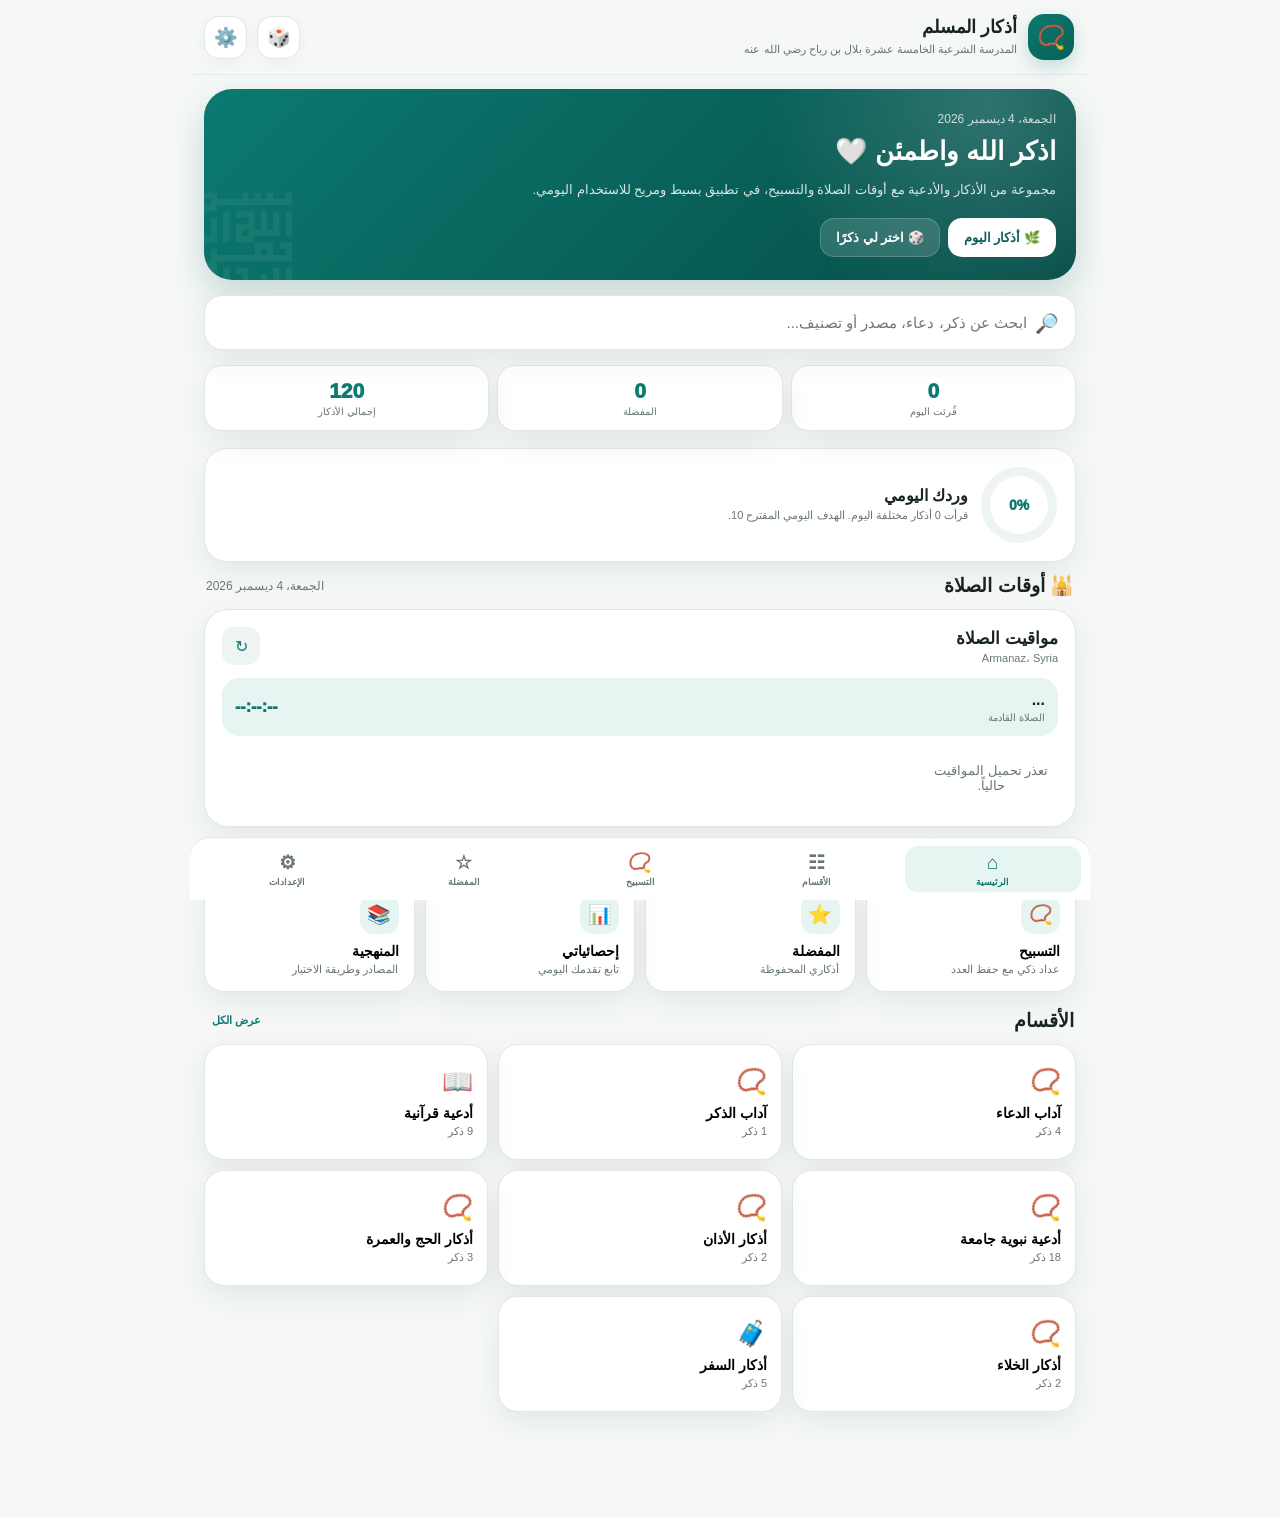
<file: index.html>
<!DOCTYPE html>
<html lang="ar" dir="rtl">
<head>
  <meta charset="UTF-8">
  <meta name="viewport" content="width=device-width, initial-scale=1.0, viewport-fit=cover">
  <meta name="theme-color" content="#0b7a70">
  <meta name="mobile-web-app-capable" content="yes">
  <meta name="apple-mobile-web-app-capable" content="yes">
  <meta name="apple-mobile-web-app-status-bar-style" content="default">
  <meta name="description" content="أذكار المسلم - أذكار وأدعية مختارة مع أوقات الصلاة والتسبيح">
  <title>أذكار المسلم | بلال بن رباح</title>

  <link rel="manifest" href="./manifest.json">

  <style>
    :root {
      --primary: #0b7a70;
      --primary-2: #095f58;
      --primary-soft: #e7f5f2;
      --accent: #c99b42;
      --bg: #f5f8f7;
      --surface: #ffffff;
      --surface-2: #eef4f2;
      --text: #172421;
      --muted: #687773;
      --border: #dfe8e5;
      --danger: #c94b4b;
      --success: #21885c;
      --shadow: 0 10px 30px rgba(18, 52, 47, .08);
      --radius: 22px;
      --reader-size: 24px;
      --line-height: 2.15;
      --safe-bottom: env(safe-area-inset-bottom, 0px);
    }

    * {
      box-sizing: border-box;
      -webkit-tap-highlight-color: transparent;
    }

    html {
      scroll-behavior: smooth;
    }

    body {
      margin: 0;
      font-family:
        "Noto Sans Arabic",
        "Noto Kufi Arabic",
        "Segoe UI",
        Tahoma,
        Arial,
        sans-serif;
      background: var(--bg);
      color: var(--text);
      min-height: 100vh;
      overflow-x: hidden;
    }

    button,
    input,
    select {
      font: inherit;
    }

    button {
      border: 0;
      cursor: pointer;
    }

    button:focus-visible,
    input:focus-visible,
    select:focus-visible {
      outline: 3px solid rgba(11,122,112,.25);
      outline-offset: 2px;
    }

    .app {
      min-height: 100vh;
      max-width: 900px;
      margin: auto;
      padding-bottom: calc(92px + var(--safe-bottom));
    }

    /* =========================
       HEADER
    ========================= */

    .topbar {
      position: sticky;
      top: 0;
      z-index: 50;
      padding: 12px 14px;
      background: rgba(245,248,247,.92);
      backdrop-filter: blur(16px);
      border-bottom: 1px solid rgba(223,232,229,.8);
    }

    .topbar-inner {
      display: flex;
      align-items: center;
      gap: 10px;
    }

    .brand-button {
      display: flex;
      align-items: center;
      gap: 11px;
      background: transparent;
      color: inherit;
      padding: 2px;
      text-align: right;
      flex: 1;
    }

    .brand-icon {
      width: 46px;
      height: 46px;
      border-radius: 16px;
      background: linear-gradient(145deg, var(--primary), var(--primary-2));
      color: white;
      display: grid;
      place-items: center;
      font-size: 23px;
      box-shadow: 0 7px 18px rgba(11,122,112,.22);
      flex-shrink: 0;
    }

    .brand-title {
      font-size: 18px;
      font-weight: 900;
      line-height: 1.2;
    }

    .brand-subtitle {
      color: var(--muted);
      font-size: 11px;
      margin-top: 4px;
      line-height: 1.4;
    }

    .top-action {
      width: 43px;
      height: 43px;
      border-radius: 15px;
      background: var(--surface);
      color: var(--text);
      border: 1px solid var(--border);
      display: grid;
      place-items: center;
      box-shadow: 0 4px 15px rgba(0,0,0,.04);
      font-size: 19px;
    }

    /* =========================
       PAGES
    ========================= */

    main {
      padding: 14px;
    }

    .page {
      display: none;
      animation: pageIn .25s ease;
    }

    .page.active {
      display: block;
    }

    @keyframes pageIn {
      from {
        opacity: 0;
        transform: translateY(7px);
      }
      to {
        opacity: 1;
        transform: translateY(0);
      }
    }

    .section-heading {
      display: flex;
      align-items: center;
      justify-content: space-between;
      gap: 10px;
      margin: 8px 2px 12px;
    }

    .section-heading h2,
    .section-heading h3 {
      margin: 0;
      font-size: 19px;
      font-weight: 900;
    }

    .section-heading span {
      color: var(--muted);
      font-size: 12px;
    }

    /* =========================
       HERO
    ========================= */

    .hero {
      background:
        radial-gradient(circle at 90% 10%, rgba(255,255,255,.16), transparent 28%),
        linear-gradient(135deg, var(--primary), #064d48);
      color: white;
      border-radius: 28px;
      padding: 23px 20px;
      box-shadow: 0 15px 35px rgba(8,91,84,.20);
      margin-bottom: 15px;
      position: relative;
      overflow: hidden;
    }

    .hero::after {
      content: "﷽";
      position: absolute;
      left: -12px;
      bottom: -24px;
      font-family: serif;
      font-size: 100px;
      opacity: .06;
      pointer-events: none;
    }

    .hero-small {
      font-size: 12px;
      opacity: .78;
      margin-bottom: 8px;
    }

    .hero h1 {
      margin: 0;
      font-size: 26px;
      line-height: 1.35;
      font-weight: 950;
    }

    .hero p {
      margin: 9px 0 0;
      font-size: 13px;
      opacity: .84;
      line-height: 1.8;
    }

    .hero-actions {
      display: flex;
      flex-wrap: wrap;
      gap: 8px;
      margin-top: 17px;
    }

    .hero-btn {
      padding: 11px 15px;
      border-radius: 14px;
      background: rgba(255,255,255,.14);
      color: white;
      border: 1px solid rgba(255,255,255,.18);
      font-size: 13px;
      font-weight: 800;
    }

    .hero-btn.primary {
      background: white;
      color: var(--primary-2);
    }

    /* =========================
       SEARCH
    ========================= */

    .search-box {
      position: relative;
      margin-bottom: 15px;
    }

    .search-box input {
      width: 100%;
      height: 55px;
      border-radius: 18px;
      border: 1px solid var(--border);
      background: var(--surface);
      color: var(--text);
      padding: 0 48px 0 18px;
      font-size: 15px;
      box-shadow: var(--shadow);
    }

    .search-icon {
      position: absolute;
      right: 17px;
      top: 50%;
      transform: translateY(-50%);
      font-size: 19px;
      color: var(--muted);
      pointer-events: none;
    }

    .clear-search {
      position: absolute;
      left: 9px;
      top: 50%;
      transform: translateY(-50%);
      width: 34px;
      height: 34px;
      border-radius: 11px;
      background: var(--surface-2);
      color: var(--muted);
      display: none;
    }

    /* =========================
       QUICK ACTIONS
    ========================= */

    .quick-grid {
      display: grid;
      grid-template-columns: repeat(2, 1fr);
      gap: 10px;
      margin-bottom: 17px;
    }

    .quick-card {
      background: var(--surface);
      border: 1px solid var(--border);
      border-radius: 20px;
      padding: 15px;
      text-align: right;
      box-shadow: var(--shadow);
      min-height: 105px;
      transition: transform .18s ease;
    }

    .quick-card:active {
      transform: scale(.98);
    }

    .quick-icon {
      width: 39px;
      height: 39px;
      border-radius: 13px;
      display: grid;
      place-items: center;
      background: var(--primary-soft);
      color: var(--primary);
      font-size: 19px;
      margin-bottom: 9px;
    }

    .quick-title {
      font-size: 14px;
      font-weight: 900;
    }

    .quick-desc {
      color: var(--muted);
      font-size: 11px;
      margin-top: 4px;
    }

    /* =========================
       STATS
    ========================= */

    .stats-grid {
      display: grid;
      grid-template-columns: repeat(3, 1fr);
      gap: 8px;
      margin-bottom: 17px;
    }

    .stat-card {
      background: var(--surface);
      border: 1px solid var(--border);
      border-radius: 18px;
      padding: 13px 8px;
      text-align: center;
      box-shadow: var(--shadow);
    }

    .stat-value {
      font-size: 21px;
      font-weight: 950;
      color: var(--primary);
    }

    .stat-label {
      color: var(--muted);
      font-size: 10px;
      margin-top: 3px;
    }

    /* =========================
       PRAYER
    ========================= */

    .prayer-card {
      background: var(--surface);
      border: 1px solid var(--border);
      border-radius: 24px;
      padding: 17px;
      box-shadow: var(--shadow);
      margin-bottom: 17px;
    }

    .prayer-head {
      display: flex;
      align-items: center;
      justify-content: space-between;
      gap: 10px;
      margin-bottom: 13px;
    }

    .prayer-title {
      font-weight: 950;
      font-size: 17px;
    }

    .prayer-location {
      color: var(--muted);
      font-size: 11px;
      margin-top: 3px;
    }

    .prayer-refresh {
      width: 38px;
      height: 38px;
      border-radius: 12px;
      background: var(--surface-2);
      color: var(--primary);
    }

    .prayer-next {
      background: var(--primary-soft);
      border-radius: 17px;
      padding: 13px;
      margin-bottom: 11px;
      display: flex;
      align-items: center;
      justify-content: space-between;
      gap: 10px;
    }

    .next-name {
      font-weight: 900;
    }

    .next-countdown {
      color: var(--primary);
      font-weight: 950;
      font-size: 16px;
      direction: ltr;
    }

    .prayer-grid {
      display: grid;
      grid-template-columns: repeat(3, 1fr);
      gap: 7px;
    }

    .prayer-item {
      border: 1px solid var(--border);
      border-radius: 14px;
      padding: 10px 6px;
      text-align: center;
      background: var(--surface);
    }

    .prayer-item.current {
      border-color: var(--primary);
      background: var(--primary-soft);
    }

    .prayer-name {
      font-size: 11px;
      color: var(--muted);
    }

    .prayer-time {
      margin-top: 3px;
      font-weight: 900;
      font-size: 14px;
      direction: ltr;
    }

    .prayer-loading {
      color: var(--muted);
      text-align: center;
      padding: 16px 0;
      font-size: 13px;
    }

    /* =========================
       CATEGORIES
    ========================= */

    .category-grid {
      display: grid;
      grid-template-columns: repeat(2, 1fr);
      gap: 10px;
    }

    .category-card {
      background: var(--surface);
      border: 1px solid var(--border);
      border-radius: 20px;
      padding: 16px 14px;
      min-height: 116px;
      text-align: right;
      box-shadow: var(--shadow);
      transition: transform .18s ease, border-color .18s ease;
    }

    .category-card:active {
      transform: scale(.98);
    }

    .category-emoji {
      font-size: 25px;
      margin-bottom: 9px;
    }

    .category-name {
      font-size: 14px;
      font-weight: 900;
    }

    .category-count {
      color: var(--muted);
      font-size: 11px;
      margin-top: 4px;
    }

    /* =========================
       LIST
    ========================= */

    .page-toolbar {
      display: flex;
      align-items: center;
      gap: 8px;
      margin-bottom: 12px;
    }

    .back-btn {
      width: 43px;
      height: 43px;
      border-radius: 14px;
      background: var(--surface);
      color: var(--text);
      border: 1px solid var(--border);
      flex-shrink: 0;
    }

    .toolbar-title {
      flex: 1;
      min-width: 0;
    }

    .toolbar-title h2 {
      margin: 0;
      font-size: 19px;
      font-weight: 950;
    }

    .toolbar-title p {
      margin: 3px 0 0;
      color: var(--muted);
      font-size: 11px;
    }

    .filter-row {
      display: flex;
      gap: 7px;
      overflow-x: auto;
      padding-bottom: 7px;
      margin-bottom: 9px;
      scrollbar-width: none;
    }

    .filter-row::-webkit-scrollbar {
      display: none;
    }

    .filter-chip {
      white-space: nowrap;
      padding: 9px 13px;
      border-radius: 13px;
      background: var(--surface);
      color: var(--muted);
      border: 1px solid var(--border);
      font-size: 12px;
    }

    .filter-chip.active {
      background: var(--primary);
      color: white;
      border-color: var(--primary);
    }

    .dhikr-card {
      background: var(--surface);
      border: 1px solid var(--border);
      border-radius: 21px;
      padding: 16px;
      margin-bottom: 10px;
      box-shadow: 0 6px 20px rgba(18,52,47,.05);
    }

    .dhikr-card-head {
      display: flex;
      align-items: flex-start;
      gap: 9px;
    }

    .dhikr-card-title {
      flex: 1;
      font-size: 15px;
      font-weight: 900;
    }

    .dhikr-badge {
      font-size: 9px;
      background: var(--primary-soft);
      color: var(--primary);
      padding: 5px 7px;
      border-radius: 8px;
      white-space: nowrap;
    }

    .dhikr-preview {
      color: var(--muted);
      line-height: 1.9;
      font-size: 13px;
      margin-top: 10px;
      display: -webkit-box;
      -webkit-line-clamp: 3;
      -webkit-box-orient: vertical;
      overflow: hidden;
    }

    .dhikr-card-footer {
      display: flex;
      align-items: center;
      justify-content: space-between;
      gap: 8px;
      margin-top: 13px;
    }

    .dhikr-count {
      color: var(--primary);
      font-size: 11px;
      font-weight: 900;
    }

    .open-dhikr {
      padding: 9px 13px;
      border-radius: 12px;
      background: var(--primary);
      color: white;
      font-size: 11px;
      font-weight: 800;
    }

    .empty {
      text-align: center;
      padding: 45px 18px;
      color: var(--muted);
    }

    .empty-icon {
      font-size: 42px;
      margin-bottom: 10px;
    }

    /* =========================
       READER
    ========================= */

    .reader-top {
      display: flex;
      align-items: center;
      gap: 8px;
      margin-bottom: 12px;
    }

    .reader-actions {
      display: flex;
      gap: 7px;
    }

    .reader-action {
      width: 41px;
      height: 41px;
      border-radius: 13px;
      background: var(--surface);
      border: 1px solid var(--border);
      color: var(--text);
    }

    .reader-action.favorite.active {
      color: #d79a19;
      background: #fff7df;
    }

    .reader-card {
      background: var(--surface);
      border: 1px solid var(--border);
      border-radius: 28px;
      padding: 22px 18px;
      box-shadow: var(--shadow);
    }

    .reader-meta {
      text-align: center;
      margin-bottom: 18px;
    }

    .reader-category {
      display: inline-block;
      background: var(--primary-soft);
      color: var(--primary);
      padding: 6px 10px;
      border-radius: 10px;
      font-size: 10px;
      font-weight: 900;
    }

    .reader-title {
      margin: 10px 0 0;
      font-size: 20px;
      font-weight: 950;
    }

    .reader-text {
      font-family: "Noto Naskh Arabic", "Amiri", serif;
      font-size: var(--reader-size);
      line-height: var(--line-height);
      text-align: center;
      color: var(--text);
      white-space: pre-wrap;
      word-break: normal;
    }

    .reader-source {
      margin-top: 20px;
      border-top: 1px solid var(--border);
      padding-top: 13px;
      color: var(--muted);
      font-size: 11px;
      line-height: 1.8;
      text-align: center;
    }

    .reader-grade {
      display: inline-block;
      margin-top: 6px;
      padding: 4px 8px;
      background: var(--surface-2);
      border-radius: 7px;
    }

    .reader-progress {
      margin-top: 18px;
    }

    .progress-label {
      display: flex;
      justify-content: space-between;
      color: var(--muted);
      font-size: 11px;
      margin-bottom: 6px;
    }

    .progress-track {
      height: 7px;
      border-radius: 99px;
      background: var(--surface-2);
      overflow: hidden;
    }

    .progress-bar {
      height: 100%;
      width: 0;
      background: var(--primary);
      border-radius: inherit;
      transition: width .2s ease;
    }

    .counter-box {
      text-align: center;
      margin: 20px 0 12px;
    }

    .counter-number {
      width: 105px;
      height: 105px;
      border-radius: 50%;
      background: var(--primary-soft);
      border: 7px solid rgba(11,122,112,.10);
      color: var(--primary);
      display: grid;
      place-items: center;
      margin: auto;
      font-size: 29px;
      font-weight: 950;
    }

    .counter-number.done {
      background: var(--primary);
      color: white;
    }

    .counter-label {
      margin-top: 7px;
      color: var(--muted);
      font-size: 11px;
    }

    .reader-main-button {
      width: 100%;
      height: 57px;
      border-radius: 17px;
      background: var(--primary);
      color: white;
      font-size: 16px;
      font-weight: 950;
      box-shadow: 0 10px 22px rgba(11,122,112,.2);
    }

    .reader-secondary {
      display: grid;
      grid-template-columns: 1fr 1fr;
      gap: 8px;
      margin-top: 9px;
    }

    .reader-secondary button {
      height: 45px;
      border-radius: 14px;
      background: var(--surface-2);
      color: var(--text);
      font-size: 12px;
      font-weight: 800;
    }

    .reader-nav {
      display: grid;
      grid-template-columns: 1fr 1fr;
      gap: 8px;
      margin-top: 10px;
    }

    .reader-nav button {
      height: 45px;
      border-radius: 14px;
      background: var(--surface);
      border: 1px solid var(--border);
      color: var(--text);
      font-size: 12px;
      font-weight: 800;
    }

    /* =========================
       TASBEEH
    ========================= */

    .tasbeeh-card {
      background: linear-gradient(145deg, var(--primary), #07514c);
      color: white;
      border-radius: 29px;
      padding: 24px 18px;
      text-align: center;
      box-shadow: 0 17px 35px rgba(7,81,76,.22);
      margin-bottom: 13px;
    }

    .tasbeeh-label {
      opacity: .75;
      font-size: 12px;
    }

    .tasbeeh-phrase {
      font-size: 22px;
      font-weight: 950;
      margin: 8px 0 18px;
    }

    .tasbeeh-number {
      width: 170px;
      height: 170px;
      border-radius: 50%;
      margin: auto;
      display: grid;
      place-items: center;
      border: 10px solid rgba(255,255,255,.12);
      background: rgba(255,255,255,.08);
      font-size: 44px;
      font-weight: 950;
      direction: ltr;
    }

    .tasbeeh-target {
      opacity: .75;
      font-size: 12px;
      margin-top: 10px;
    }

    .tasbeeh-tap {
      width: 100%;
      height: 65px;
      border-radius: 18px;
      background: white;
      color: var(--primary);
      margin-top: 20px;
      font-size: 18px;
      font-weight: 950;
    }

    .preset-grid {
      display: grid;
      grid-template-columns: repeat(2, 1fr);
      gap: 8px;
      margin-bottom: 12px;
    }

    .preset {
      background: var(--surface);
      border: 1px solid var(--border);
      border-radius: 15px;
      padding: 12px 8px;
      font-size: 12px;
      font-weight: 800;
    }

    .preset.active {
      border-color: var(--primary);
      background: var(--primary-soft);
      color: var(--primary);
    }

    .tasbeeh-controls {
      display: grid;
      grid-template-columns: 1fr 1fr;
      gap: 8px;
    }

    .tasbeeh-controls button {
      height: 46px;
      border-radius: 14px;
      background: var(--surface);
      border: 1px solid var(--border);
      color: var(--text);
      font-weight: 800;
      font-size: 12px;
    }

    /* =========================
       DAILY
    ========================= */

    .daily-card {
      background: var(--surface);
      border: 1px solid var(--border);
      border-radius: 23px;
      padding: 18px;
      box-shadow: var(--shadow);
      margin-bottom: 12px;
    }

    .daily-progress {
      display: flex;
      align-items: center;
      gap: 13px;
    }

    .daily-ring {
      width: 76px;
      height: 76px;
      border-radius: 50%;
      background: conic-gradient(var(--primary) var(--daily-progress, 0%), var(--surface-2) 0);
      display: grid;
      place-items: center;
      flex-shrink: 0;
    }

    .daily-ring::before {
      content: "";
      width: 58px;
      height: 58px;
      border-radius: 50%;
      background: var(--surface);
      position: absolute;
    }

    .daily-percent {
      position: relative;
      font-size: 14px;
      font-weight: 950;
      color: var(--primary);
    }

    .daily-info {
      flex: 1;
    }

    .daily-info strong {
      display: block;
      font-size: 16px;
    }

    .daily-info span {
      color: var(--muted);
      font-size: 11px;
      line-height: 1.8;
    }

    /* =========================
       SETTINGS
    ========================= */

    .settings-group {
      background: var(--surface);
      border: 1px solid var(--border);
      border-radius: 22px;
      overflow: hidden;
      box-shadow: var(--shadow);
      margin-bottom: 12px;
    }

    .settings-title {
      padding: 15px 16px 8px;
      color: var(--primary);
      font-weight: 950;
      font-size: 13px;
    }

    .setting-row {
      padding: 14px 16px;
      border-top: 1px solid var(--border);
      display: flex;
      align-items: center;
      gap: 10px;
    }

    .setting-icon {
      width: 38px;
      height: 38px;
      border-radius: 12px;
      background: var(--primary-soft);
      display: grid;
      place-items: center;
      color: var(--primary);
      flex-shrink: 0;
    }

    .setting-info {
      flex: 1;
      min-width: 0;
    }

    .setting-name {
      font-size: 13px;
      font-weight: 900;
    }

    .setting-desc {
      color: var(--muted);
      font-size: 10px;
      line-height: 1.7;
      margin-top: 2px;
    }

    .setting-control {
      flex-shrink: 0;
    }

    .setting-control select,
    .setting-control input[type="number"],
    .setting-control input[type="text"] {
      height: 39px;
      min-width: 105px;
      border: 1px solid var(--border);
      border-radius: 11px;
      background: var(--surface-2);
      color: var(--text);
      padding: 0 9px;
      font-size: 11px;
    }

    .range-control {
      display: flex;
      align-items: center;
      gap: 7px;
    }

    .range-control input {
      width: 100px;
    }

    .range-value {
      width: 28px;
      text-align: center;
      font-size: 11px;
      color: var(--primary);
      font-weight: 900;
    }

    .switch {
      width: 48px;
      height: 27px;
      border-radius: 99px;
      background: #cbd5d2;
      position: relative;
      transition: .2s;
    }

    .switch::after {
      content: "";
      width: 21px;
      height: 21px;
      border-radius: 50%;
      background: white;
      position: absolute;
      top: 3px;
      right: 3px;
      transition: .2s;
      box-shadow: 0 2px 5px rgba(0,0,0,.15);
    }

    .switch.active {
      background: var(--primary);
    }

    .switch.active::after {
      right: 24px;
    }

    .settings-button {
      width: 100%;
      height: 45px;
      border-radius: 14px;
      background: var(--surface-2);
      color: var(--text);
      font-size: 12px;
      font-weight: 800;
      margin-top: 8px;
    }

    .settings-button.danger {
      color: var(--danger);
    }

    /* =========================
       METHODOLOGY / INFO
    ========================= */

    .info-card {
      background: var(--surface);
      border: 1px solid var(--border);
      border-radius: 23px;
      padding: 19px;
      box-shadow: var(--shadow);
      margin-bottom: 12px;
    }

    .info-card h3 {
      margin: 0 0 9px;
      font-size: 17px;
    }

    .info-card p,
    .info-card li {
      color: var(--muted);
      font-size: 13px;
      line-height: 2;
    }

    .info-card ul {
      padding-right: 20px;
    }

    /* =========================
       BOTTOM NAV
    ========================= */

    .bottom-nav {
      position: fixed;
      z-index: 100;
      right: 0;
      left: 0;
      bottom: 0;
      padding: 8px 9px calc(8px + var(--safe-bottom));
      background: rgba(255,255,255,.94);
      backdrop-filter: blur(18px);
      border-top: 1px solid var(--border);
      display: grid;
      grid-template-columns: repeat(5, 1fr);
      max-width: 900px;
      margin: auto;
    }

    .nav-item {
      background: transparent;
      color: var(--muted);
      padding: 5px 2px;
      border-radius: 13px;
      font-size: 9px;
      font-weight: 800;
    }

    .nav-icon {
      display: block;
      font-size: 19px;
      line-height: 24px;
      margin-bottom: 2px;
    }

    .nav-item.active {
      color: var(--primary);
      background: var(--primary-soft);
    }

    /* =========================
       MODALS
    ========================= */

    .modal-backdrop {
      display: none;
      position: fixed;
      inset: 0;
      z-index: 200;
      background: rgba(0,0,0,.55);
      backdrop-filter: blur(5px);
      align-items: flex-end;
      justify-content: center;
      padding: 10px;
    }

    .modal-backdrop.open {
      display: flex;
    }

    .modal {
      width: min(100%, 560px);
      max-height: 92vh;
      overflow-y: auto;
      background: var(--surface);
      color: var(--text);
      border-radius: 28px 28px 18px 18px;
      padding: 18px;
      animation: modalIn .22s ease;
    }

    @keyframes modalIn {
      from {
        opacity: 0;
        transform: translateY(20px);
      }
      to {
        opacity: 1;
        transform: translateY(0);
      }
    }

    .modal-head {
      display: flex;
      align-items: center;
      justify-content: space-between;
      gap: 10px;
      margin-bottom: 14px;
    }

    .modal-head h3 {
      margin: 0;
      font-size: 17px;
    }

    .close-modal {
      width: 37px;
      height: 37px;
      border-radius: 12px;
      background: var(--surface-2);
    }

    .modal-actions {
      display: grid;
      grid-template-columns: 1fr 1fr;
      gap: 8px;
      margin-top: 12px;
    }

    .modal-actions button {
      height: 45px;
      border-radius: 14px;
      font-size: 12px;
      font-weight: 900;
      background: var(--surface-2);
    }

    .modal-actions .primary {
      background: var(--primary);
      color: white;
    }

    .template-row {
      display: grid;
      grid-template-columns: repeat(2, 1fr);
      gap: 8px;
      margin-bottom: 13px;
    }

    .template-option {
      border: 2px solid var(--border);
      border-radius: 14px;
      padding: 10px;
      background: var(--surface);
      font-size: 11px;
      font-weight: 800;
    }

    .template-option.active {
      border-color: var(--primary);
      color: var(--primary);
    }

    .share-preview {
      background: #f5f8f7;
      border-radius: 18px;
      padding: 10px;
      text-align: center;
    }

    .share-preview img {
      width: 100%;
      max-height: 430px;
      object-fit: contain;
      border-radius: 13px;
      display: block;
    }

    /* =========================
       TOAST
    ========================= */

    .toast {
      position: fixed;
      z-index: 500;
      bottom: calc(83px + var(--safe-bottom));
      right: 50%;
      transform: translateX(50%) translateY(15px);
      background: #172421;
      color: white;
      padding: 11px 16px;
      border-radius: 13px;
      font-size: 12px;
      font-weight: 700;
      opacity: 0;
      pointer-events: none;
      transition: .25s;
      max-width: calc(100% - 30px);
      text-align: center;
    }

    .toast.show {
      opacity: 1;
      transform: translateX(50%) translateY(0);
    }

    /* =========================
       OFFLINE BAR
    ========================= */

    .offline-bar {
      display: none;
      background: #5b4630;
      color: white;
      text-align: center;
      font-size: 10px;
      padding: 6px;
    }

    .offline-bar.show {
      display: block;
    }

    /* =========================
       FOCUS MODE
    ========================= */

    body.reader-focus .topbar,
    body.reader-focus .bottom-nav {
      display: none;
    }

    body.reader-focus .app {
      padding-bottom: 20px;
    }

    body.reader-focus main {
      padding-top: 20px;
    }

    /* =========================
       DARK
    ========================= */

    :root[data-theme="dark"] {
      --bg: #101716;
      --surface: #18201f;
      --surface-2: #202a28;
      --text: #edf4f2;
      --muted: #a6b5b1;
      --border: #2b3936;
      --primary-soft: #173e39;
      --shadow: 0 10px 30px rgba(0,0,0,.18);
    }

    :root[data-theme="system"] {
      color-scheme: light;
    }

    @media (prefers-color-scheme: dark) {
      :root[data-theme="system"] {
        --bg: #101716;
        --surface: #18201f;
        --surface-2: #202a28;
        --text: #edf4f2;
        --muted: #a6b5b1;
        --border: #2b3936;
        --primary-soft: #173e39;
        --shadow: 0 10px 30px rgba(0,0,0,.18);
        color-scheme: dark;
      }
    }

    :root[data-theme="light"] {
      color-scheme: light;
    }

    :root[data-theme="dark"] {
      color-scheme: dark;
    }

    @media (min-width: 650px) {
      .quick-grid {
        grid-template-columns: repeat(4, 1fr);
      }

      .category-grid {
        grid-template-columns: repeat(3, 1fr);
      }

      .prayer-grid {
        grid-template-columns: repeat(6, 1fr);
      }

      .bottom-nav {
        border-radius: 20px 20px 0 0;
      }

      .modal-backdrop {
        align-items: center;
      }

      .modal {
        border-radius: 25px;
      }
    }

    @media (max-width: 360px) {
      .brand-title {
        font-size: 16px;
      }

      .brand-subtitle {
        font-size: 10px;
      }

      .reader-text {
        font-size: 21px;
      }

      .category-card {
        padding: 13px 11px;
      }
    }
  </style>
</head>

<body>

<div class="offline-bar" id="offlineBar">
  لا يوجد اتصال بالإنترنت — تعمل الأذكار المحفوظة دون اتصال.
</div>

<div class="app">

  <!-- ================= HEADER ================= -->
  <header class="topbar">
    <div class="topbar-inner">
      <button class="brand-button" onclick="goHome()" aria-label="الرئيسية">
        <div class="brand-icon">📿</div>
        <div>
          <div class="brand-title">أذكار المسلم</div>
          <div class="brand-subtitle">
            المدرسة الشرعية الخامسة عشرة بلال بن رباح رضي الله عنه
          </div>
        </div>
      </button>

      <button class="top-action" onclick="openRandomDhikr()" aria-label="ذكر عشوائي">
        🎲
      </button>

      <button class="top-action" onclick="openPage('settingsPage')" aria-label="الإعدادات">
        ⚙️
      </button>
    </div>
  </header>

  <main>

    <!-- ================= HOME ================= -->
    <section id="homePage" class="page active">

      <div class="hero">
        <div class="hero-small" id="todayDate">اليوم</div>
        <h1>اذكر الله واطمئن 🤍</h1>
        <p>
          مجموعة من الأذكار والأدعية مع أوقات الصلاة والتسبيح،
          في تطبيق بسيط ومريح للاستخدام اليومي.
        </p>

        <div class="hero-actions">
          <button class="hero-btn primary" onclick="openDailyDhikr()">
            🌿 أذكار اليوم
          </button>
          <button class="hero-btn" onclick="openRandomDhikr()">
            🎲 اختر لي ذكرًا
          </button>
        </div>
      </div>

      <div class="search-box">
        <span class="search-icon">🔎</span>
        <input
          id="homeSearch"
          type="search"
          placeholder="ابحث عن ذكر، دعاء، مصدر أو تصنيف..."
          autocomplete="off"
        >
        <button class="clear-search" id="clearSearch" onclick="clearSearch()">×</button>
      </div>

      <div class="stats-grid">
        <div class="stat-card">
          <div class="stat-value" id="statToday">0</div>
          <div class="stat-label">قُرئت اليوم</div>
        </div>

        <div class="stat-card">
          <div class="stat-value" id="statFavorites">0</div>
          <div class="stat-label">المفضلة</div>
        </div>

        <div class="stat-card">
          <div class="stat-value" id="statTotal">0</div>
          <div class="stat-label">إجمالي الأذكار</div>
        </div>
      </div>

      <div class="daily-card">
        <div class="daily-progress">
          <div class="daily-ring" id="dailyRing">
            <div class="daily-percent" id="dailyPercent">0%</div>
          </div>

          <div class="daily-info">
            <strong>وردك اليومي</strong>
            <span id="dailyText">
              ابدأ بقراءة الأذكار اليوم وسجّل تقدمك تلقائياً.
            </span>
          </div>
        </div>
      </div>

      <!-- الصلاة -->
      <div class="section-heading">
        <h2>🕌 أوقات الصلاة</h2>
        <span id="prayerDateLabel"></span>
      </div>

      <div class="prayer-card">
        <div class="prayer-head">
          <div>
            <div class="prayer-title">مواقيت الصلاة</div>
            <div class="prayer-location" id="prayerLocationLabel">
              جارٍ التحميل...
            </div>
          </div>

          <button
            class="prayer-refresh"
            onclick="loadPrayerTimes(true)"
            aria-label="تحديث أوقات الصلاة"
          >↻</button>
        </div>

        <div class="prayer-next" id="nextPrayerBox">
          <div>
            <div class="next-name" id="nextPrayerName">...</div>
            <div style="font-size:10px;color:var(--muted);margin-top:3px">
              الصلاة القادمة
            </div>
          </div>
          <div class="next-countdown" id="nextPrayerCountdown">--:--:--</div>
        </div>

        <div id="prayerGrid" class="prayer-grid">
          <div class="prayer-loading">جارٍ تحميل المواقيت...</div>
        </div>
      </div>

      <!-- الإجراءات -->
      <div class="section-heading">
        <h2>اختصارات سريعة</h2>
      </div>

      <div class="quick-grid">
        <button class="quick-card" onclick="openPage('tasbeehPage')">
          <div class="quick-icon">📿</div>
          <div class="quick-title">التسبيح</div>
          <div class="quick-desc">عداد ذكي مع حفظ العدد</div>
        </button>

        <button class="quick-card" onclick="openFavorites()">
          <div class="quick-icon">⭐</div>
          <div class="quick-title">المفضلة</div>
          <div class="quick-desc">أذكاري المحفوظة</div>
        </button>

        <button class="quick-card" onclick="openStats()">
          <div class="quick-icon">📊</div>
          <div class="quick-title">إحصائياتي</div>
          <div class="quick-desc">تابع تقدمك اليومي</div>
        </button>

        <button class="quick-card" onclick="openMethodology()">
          <div class="quick-icon">📚</div>
          <div class="quick-title">المنهجية</div>
          <div class="quick-desc">المصادر وطريقة الاختيار</div>
        </button>
      </div>

      <!-- التصنيفات -->
      <div class="section-heading">
        <h2>الأقسام</h2>
        <button
          onclick="openPage('listPage'); renderCategoriesList();"
          style="background:none;color:var(--primary);font-size:11px;font-weight:900"
        >عرض الكل</button>
      </div>

      <div class="category-grid" id="homeCategories"></div>

      <!-- نتائج البحث -->
      <div id="homeSearchResults" style="display:none">
        <div class="section-heading">
          <h2>نتائج البحث</h2>
        </div>
        <div id="searchResultsContainer"></div>
      </div>

      <!-- آخر قراءة -->
      <div id="recentSection" style="display:none">
        <div class="section-heading">
          <h2>🕘 آخر ما قرأت</h2>
        </div>
        <div id="recentContainer"></div>
      </div>

    </section>

    <!-- ================= LIST ================= -->
    <section id="listPage" class="page">

      <div class="page-toolbar">
        <button class="back-btn" onclick="goBack()">→</button>

        <div class="toolbar-title">
          <h2 id="listTitle">الأقسام</h2>
          <p id="listSubtitle">اختر القسم الذي تريد قراءته</p>
        </div>
      </div>

      <div id="categoriesListContainer"></div>

      <div id="dhikrListContainer" style="display:none">
        <div class="filter-row" id="listFilters"></div>
        <div id="dhikrList"></div>
      </div>

    </section>

    <!-- ================= READER ================= -->
    <section id="readerPage" class="page">

      <div class="reader-top">
        <button class="back-btn" onclick="goBack()">→</button>

        <div class="toolbar-title">
          <h2 id="readerPageTitle">الذكر</h2>
          <p id="readerPageSubtitle">أذكار المسلم</p>
        </div>

        <div class="reader-actions">
          <button
            class="reader-action"
            onclick="toggleFavorite()"
            id="favoriteButton"
            aria-label="إضافة للمفضلة"
          >☆</button>

          <button
            class="reader-action"
            onclick="openShareModal()"
            aria-label="مشاركة"
          >↗</button>
        </div>
      </div>

      <div class="reader-card">

        <div class="reader-meta">
          <div class="reader-category" id="readerCategory">ذكر</div>
          <h1 class="reader-title" id="readerTitle">...</h1>
        </div>

        <div class="reader-text" id="readerText">...</div>

        <div class="reader-source" id="readerSource"></div>

        <div class="reader-progress">
          <div class="progress-label">
            <span>التقدم</span>
            <span id="readerProgressText">0 / 1</span>
          </div>

          <div class="progress-track">
            <div class="progress-bar" id="readerProgressBar"></div>
          </div>
        </div>

        <div class="counter-box">
          <button
            class="counter-number"
            id="readerCounter"
            onclick="incrementReaderCounter()"
            aria-label="تسجيل تكرار الذكر"
          >0</button>

          <div class="counter-label">
            اضغط على الدائرة لتسجيل التكرار
          </div>
        </div>

        <button
          class="reader-main-button"
          onclick="incrementReaderCounter()"
          id="readerMainButton"
        >
          تسبيح ✓
        </button>

        <div class="reader-secondary">
          <button onclick="copyCurrentDhikr()">📋 نسخ الذكر</button>
          <button onclick="openShareModal()">🖼️ مشاركة كصورة</button>
        </div>

        <div class="reader-nav">
          <button onclick="previousDhikr()">السابق ←</button>
          <button onclick="nextDhikr()">التالي →</button>
        </div>

      </div>

    </section>

    <!-- ================= FAVORITES ================= -->
    <section id="favoritesPage" class="page">

      <div class="page-toolbar">
        <div class="toolbar-title">
          <h2>⭐ المفضلة</h2>
          <p>الأذكار التي حفظتها للرجوع إليها</p>
        </div>
      </div>

      <div id="favoritesContainer"></div>

    </section>

    <!-- ================= TASBEEH ================= -->
    <section id="tasbeehPage" class="page">

      <div class="page-toolbar">
        <div class="toolbar-title">
          <h2>📿 التسبيح</h2>
          <p>عداد تسبيح بسيط يحفظ تقدمك</p>
        </div>
      </div>

      <div class="tasbeeh-card">
        <div class="tasbeeh-label">الذكر الحالي</div>
        <div class="tasbeeh-phrase" id="tasbeehPhrase">سبحان الله</div>

        <div class="tasbeeh-number" id="tasbeehNumber">0</div>

        <div class="tasbeeh-target">
          الهدف: <span id="tasbeehTargetLabel">33</span>
        </div>

        <button class="tasbeeh-tap" onclick="incrementTasbeeh()">
          اضغط للتسبيح
        </button>
      </div>

      <div class="section-heading">
        <h2>أذكار جاهزة</h2>
      </div>

      <div class="preset-grid">
        <button class="preset active" data-phrase="سبحان الله" onclick="selectTasbeeh('سبحان الله',33,this)">
          سبحان الله
        </button>

        <button class="preset" data-phrase="الحمد لله" onclick="selectTasbeeh('الحمد لله',33,this)">
          الحمد لله
        </button>

        <button class="preset" data-phrase="الله أكبر" onclick="selectTasbeeh('الله أكبر',33,this)">
          الله أكبر
        </button>

        <button class="preset" data-phrase="لا إله إلا الله" onclick="selectTasbeeh('لا إله إلا الله',100,this)">
          لا إله إلا الله
        </button>
      </div>

      <div class="tasbeeh-controls">
        <button onclick="resetTasbeeh()">↺ تصفير العداد</button>
        <button onclick="setTasbeehTarget()">🎯 تغيير الهدف</button>
      </div>

      <div class="settings-group" style="margin-top:12px">
        <div class="settings-title">خيارات العداد</div>

        <div class="setting-row">
          <div class="setting-icon">📳</div>
          <div class="setting-info">
            <div class="setting-name">اهتزاز عند الضغط</div>
            <div class="setting-desc">اهتزاز خفيف إن كان الجهاز يدعم ذلك</div>
          </div>
          <div class="setting-control">
            <button class="switch" id="vibrationSwitch" onclick="toggleVibration()"></button>
          </div>
        </div>

        <div class="setting-row">
          <div class="setting-icon">⏭️</div>
          <div class="setting-info">
            <div class="setting-name">الانتقال التلقائي</div>
            <div class="setting-desc">الانتقال للذكر التالي عند إتمام العدد</div>
          </div>
          <div class="setting-control">
            <button class="switch" id="autoAdvanceSwitch" onclick="toggleAutoAdvance()"></button>
          </div>
        </div>
      </div>

    </section>

    <!-- ================= STATS ================= -->
    <section id="statsPage" class="page">

      <div class="page-toolbar">
        <div class="toolbar-title">
          <h2>📊 إحصائياتي</h2>
          <p>تابع تقدمك في الذكر والقراءة</p>
        </div>
      </div>

      <div class="stats-grid">
        <div class="stat-card">
          <div class="stat-value" id="statsReadToday">0</div>
          <div class="stat-label">اليوم</div>
        </div>

        <div class="stat-card">
          <div class="stat-value" id="statsReadTotal">0</div>
          <div class="stat-label">الإجمالي</div>
        </div>

        <div class="stat-card">
          <div class="stat-value" id="statsDays">0</div>
          <div class="stat-label">أيام النشاط</div>
        </div>
      </div>

      <div class="info-card">
        <h3>🌿 إنجاز اليوم</h3>
        <p id="statsDailyMessage">
          لم يبدأ تسجيل نشاط اليوم بعد.
        </p>
      </div>

      <div class="info-card">
        <h3>📅 سجل النشاط</h3>
        <div id="statsHistory"></div>
      </div>

    </section>

    <!-- ================= METHODOLOGY ================= -->
    <section id="methodologyPage" class="page">

      <div class="page-toolbar">
        <button class="back-btn" onclick="goBack()">→</button>

        <div class="toolbar-title">
          <h2>📚 المنهجية</h2>
          <p>عن المحتوى والمصادر</p>
        </div>
      </div>

      <div class="info-card">
        <h3>عن تطبيق أذكار المسلم</h3>
        <p>
          تطبيق غير ربحي يهدف إلى تسهيل الوصول إلى الأذكار والأدعية
          المأثورة بطريقة واضحة ومريحة للاستخدام اليومي.
        </p>
      </div>

      <div class="info-card">
        <h3>📖 منهج اختيار المحتوى</h3>
        <ul>
          <li>الاعتماد قدر الإمكان على الأحاديث والأدعية الواردة في المصادر المعتبرة.</li>
          <li>ذكر المصدر أو درجة الحديث عندما تكون متوفرة في بيانات الذكر.</li>
          <li>عدم نسبة كلام إلى النبي ﷺ دون مصدر معروف.</li>
          <li>الفصل بين النص الشرعي وبين الشرح أو المعلومة الإضافية.</li>
          <li>مراجعة المحتوى قبل إدخاله إلى التطبيق قدر الإمكان.</li>
        </ul>
      </div>

      <div class="info-card">
        <h3>⚠️ تنبيه مهم</h3>
        <p>
          وجود المصدر أو العبارة التعريفية داخل التطبيق لا يعني وحده
          الحكم النهائي على صحة كل نص؛ لذلك يُراعى الرجوع إلى المصادر
          الشرعية المعتبرة عند الحاجة.
        </p>
      </div>

      <div class="info-card">
        <h3>🏫 الهوية</h3>
        <p>
          المدرسة الشرعية الخامسة عشرة بلال بن رباح رضي الله عنه
        </p>
      </div>

    </section>

    <!-- ================= SETTINGS ================= -->
    <section id="settingsPage" class="page">

      <div class="page-toolbar">
        <div class="toolbar-title">
          <h2>⚙️ الإعدادات</h2>
          <p>خصص التطبيق بالطريقة التي تناسبك</p>
        </div>
      </div>

      <!-- المظهر -->
      <div class="settings-group">
        <div class="settings-title">🎨 المظهر والقراءة</div>

        <div class="setting-row">
          <div class="setting-icon">🌗</div>
          <div class="setting-info">
            <div class="setting-name">المظهر</div>
            <div class="setting-desc">فاتح أو داكن أو حسب إعداد الجهاز</div>
          </div>
          <div class="setting-control">
            <select id="themeSelect" onchange="changeTheme(this.value)">
              <option value="system">تلقائي</option>
              <option value="light">فاتح</option>
              <option value="dark">داكن</option>
            </select>
          </div>
        </div>

        <div class="setting-row">
          <div class="setting-icon">A</div>
          <div class="setting-info">
            <div class="setting-name">حجم خط الأذكار</div>
            <div class="setting-desc">كبّر النص بما يناسب القراءة</div>
          </div>

          <div class="setting-control range-control">
            <input
              id="fontRange"
              type="range"
              min="18"
              max="34"
              step="1"
              value="24"
              oninput="changeFontSize(this.value)"
            >
            <span class="range-value" id="fontRangeValue">24</span>
          </div>
        </div>

        <div class="setting-row">
          <div class="setting-icon">↕</div>
          <div class="setting-info">
            <div class="setting-name">تباعد الأسطر</div>
            <div class="setting-desc">تحكم بمساحة النص أثناء القراءة</div>
          </div>

          <div class="setting-control range-control">
            <input
              id="lineRange"
              type="range"
              min="1.7"
              max="2.8"
              step=".1"
              value="2.15"
              oninput="changeLineHeight(this.value)"
            >
            <span class="range-value" id="lineRangeValue">2.2</span>
          </div>
        </div>

        <div class="setting-row">
          <div class="setting-icon">📖</div>
          <div class="setting-info">
            <div class="setting-name">وضع التركيز</div>
            <div class="setting-desc">إخفاء العناصر غير الضرورية أثناء القراءة</div>
          </div>

          <div class="setting-control">
            <button class="settings-button" style="width:auto;padding:0 12px;margin:0" onclick="toggleFocusMode()">
              تفعيل
            </button>
          </div>
        </div>
      </div>

      <!-- الصلاة -->
      <div class="settings-group">
        <div class="settings-title">🕌 أوقات الصلاة</div>

        <div class="setting-row">
          <div class="setting-icon">📍</div>
          <div class="setting-info">
            <div class="setting-name">المدينة</div>
            <div class="setting-desc">يتم إدخالها يدوياً، ولا يتم تتبع موقعك</div>
          </div>

          <div class="setting-control">
            <input
              id="cityInput"
              type="text"
              placeholder="أرمناز"
            >
          </div>
        </div>

        <div class="setting-row">
          <div class="setting-icon">🌍</div>
          <div class="setting-info">
            <div class="setting-name">الدولة</div>
          </div>

          <div class="setting-control">
            <input
              id="countryInput"
              type="text"
              placeholder="Syria"
            >
          </div>
        </div>

        <div class="setting-row">
          <div class="setting-icon">🧮</div>
          <div class="setting-info">
            <div class="setting-name">طريقة الحساب</div>
            <div class="setting-desc">تُستخدم مع خدمة مواقيت الصلاة</div>
          </div>

          <div class="setting-control">
            <select id="methodSelect">
              <option value="5">طريقة 5</option>
              <option value="3">طريقة 3</option>
              <option value="2">طريقة 2</option>
              <option value="4">طريقة 4</option>
              <option value="1">طريقة 1</option>
              <option value="8">طريقة 8</option>
              <option value="9">طريقة 9</option>
              <option value="10">طريقة 10</option>
              <option value="13">طريقة 13</option>
            </select>
          </div>
        </div>

        <button class="settings-button" onclick="savePrayerSettings()">
          💾 حفظ وتحديث المواقيت
        </button>
      </div>

      <!-- التذكيرات -->
      <div class="settings-group">
        <div class="settings-title">🔔 التذكيرات</div>

        <div class="setting-row">
          <div class="setting-icon">🌅</div>
          <div class="setting-info">
            <div class="setting-name">تذكير أذكار الصباح</div>
            <div class="setting-desc">يعمل عندما تكون الصفحة أو التطبيق نشطاً</div>
          </div>

          <div class="setting-control">
            <button class="switch" id="morningReminderSwitch" onclick="toggleReminder('morning')"></button>
          </div>
        </div>

        <div class="setting-row">
          <div class="setting-icon">🌇</div>
          <div class="setting-info">
            <div class="setting-name">تذكير أذكار المساء</div>
            <div class="setting-desc">يعمل عندما تكون الصفحة أو التطبيق نشطاً</div>
          </div>

          <div class="setting-control">
            <button class="switch" id="eveningReminderSwitch" onclick="toggleReminder('evening')"></button>
          </div>
        </div>

        <div class="setting-row">
          <div class="setting-icon">🌙</div>
          <div class="setting-info">
            <div class="setting-name">تذكير قبل النوم</div>
            <div class="setting-desc">تذكير اختياري داخل التطبيق</div>
          </div>

          <div class="setting-control">
            <button class="switch" id="sleepReminderSwitch" onclick="toggleReminder('sleep')"></button>
          </div>
        </div>

        <button class="settings-button" onclick="requestNotificationPermission()">
          🔔 تفعيل الإشعارات
        </button>
      </div>

      <!-- البيانات -->
      <div class="settings-group">
        <div class="settings-title">💾 البيانات</div>

        <div class="setting-row">
          <div class="setting-icon">📤</div>
          <div class="setting-info">
            <div class="setting-name">تصدير بياناتي</div>
            <div class="setting-desc">حفظ المفضلة والإعدادات والتقدم</div>
          </div>

          <div class="setting-control">
            <button
              class="settings-button"
              style="width:auto;padding:0 12px;margin:0"
              onclick="exportData()"
            >تصدير</button>
          </div>
        </div>

        <div class="setting-row">
          <div class="setting-icon">📥</div>
          <div class="setting-info">
            <div class="setting-name">استيراد بيانات</div>
            <div class="setting-desc">استعادة نسخة محفوظة سابقاً</div>
          </div>

          <div class="setting-control">
            <button
              class="settings-button"
              style="width:auto;padding:0 12px;margin:0"
              onclick="document.getElementById('importFile').click()"
            >استيراد</button>
            <input
              id="importFile"
              type="file"
              accept=".json,application/json"
              style="display:none"
              onchange="importData(event)"
            >
          </div>
        </div>

        <button class="settings-button danger" onclick="clearFavorites()">
          🗑️ حذف جميع المفضلة
        </button>
      </div>

      <!-- التطبيق -->
      <div class="settings-group">
        <div class="settings-title">ℹ️ التطبيق</div>

        <div class="setting-row">
          <div class="setting-icon">📱</div>
          <div class="setting-info">
            <div class="setting-name">إصدار التطبيق</div>
            <div class="setting-desc">أذكار المسلم</div>
          </div>

          <div class="setting-control">
            <strong style="font-size:11px">2.0</strong>
          </div>
        </div>

        <button class="settings-button" id="installButton" onclick="installApp()" style="display:none">
          📲 تثبيت التطبيق
        </button>

        <button class="settings-button" onclick="openMethodology()">
          📚 المنهجية والمصادر
        </button>

        <button class="settings-button" onclick="checkForUpdate()">
          🔄 التحقق من التحديث
        </button>
      </div>

    </section>

  </main>

  <!-- ================= BOTTOM NAV ================= -->

  <nav class="bottom-nav">

    <button class="nav-item active" data-page="homePage" onclick="openPage('homePage')">
      <span class="nav-icon">⌂</span>
      الرئيسية
    </button>

    <button class="nav-item" data-page="listPage" onclick="openPage('listPage'); renderCategoriesList()">
      <span class="nav-icon">☷</span>
      الأقسام
    </button>

    <button class="nav-item" data-page="tasbeehPage" onclick="openPage('tasbeehPage')">
      <span class="nav-icon">📿</span>
      التسبيح
    </button>

    <button class="nav-item" data-page="favoritesPage" onclick="openFavorites()">
      <span class="nav-icon">☆</span>
      المفضلة
    </button>

    <button class="nav-item" data-page="settingsPage" onclick="openPage('settingsPage')">
      <span class="nav-icon">⚙</span>
      الإعدادات
    </button>

  </nav>

</div>

<!-- ================= SHARE MODAL ================= -->

<div class="modal-backdrop" id="shareModal">
  <div class="modal">

    <div class="modal-head">
      <h3>🖼️ مشاركة الذكر</h3>
      <button class="close-modal" onclick="closeModal('shareModal')">×</button>
    </div>

    <div class="template-row">
      <button
        class="template-option active"
        id="template1"
        onclick="selectShareTemplate(1)"
      >
        🌿 قالب أخضر
      </button>

      <button
        class="template-option"
        id="template2"
        onclick="selectShareTemplate(2)"
      >
        ✨ قالب هادئ
      </button>
    </div>

    <div class="share-preview">
      <img id="sharePreviewImage" alt="معاينة الذكر">
    </div>

    <div class="modal-actions">
      <button class="primary" onclick="shareGeneratedImage()">
        ↗ مشاركة الصورة
      </button>

      <button onclick="downloadGeneratedImage()">
        ⬇ حفظ الصورة
      </button>
    </div>

    <div class="modal-actions">
      <button onclick="copyCurrentDhikr()">
        📋 نسخ النص
      </button>

      <button onclick="shareText()">
        💬 مشاركة النص
      </button>
    </div>

  </div>
</div>

<!-- ================= TOAST ================= -->

<div class="toast" id="toast"></div>

<script>
"use strict";

/* =========================================================
   CONSTANTS
========================================================= */

const DATA_URL = "./azkar.json";

const STORAGE = {
  content: "azkar_muslim_content_v3",
  favorites: "azkar_muslim_favorites_v2",
  font: "azkar_muslim_font_v2",
  line: "azkar_muslim_line_v1",
  theme: "azkar_muslim_theme_v2",
  city: "azkar_muslim_prayer_city_v2",
  country: "azkar_muslim_prayer_country_v2",
  method: "azkar_muslim_prayer_method_v1",
  prayerCache: "azkar_muslim_prayer_cache_v2",
  daily: "azkar_muslim_daily_v2",
  recent: "azkar_muslim_recent_v2",
  tasbeeh: "azkar_muslim_tasbeeh_v2",
  settings: "azkar_muslim_settings_v2",
  reminders: "azkar_muslim_reminders_v1",
  history: "azkar_muslim_history_v1"
};

const DEFAULT_CITY = "Armanaz";
const DEFAULT_COUNTRY = "Syria";
const DEFAULT_METHOD = 5;

const PRAYERS = [
  ["Fajr", "الفجر"],
  ["Dhuhr", "الظهر"],
  ["Asr", "العصر"],
  ["Maghrib", "المغرب"],
  ["Isha", "العشاء"]
];

const PRAYER_ALL = [
  ["Fajr", "الفجر"],
  ["Sunrise", "الشروق"],
  ["Dhuhr", "الظهر"],
  ["Asr", "العصر"],
  ["Maghrib", "المغرب"],
  ["Isha", "العشاء"]
];

let azkar = [];
let currentDhikrIndex = -1;
let currentReaderCount = 0;
let readerTarget = 1;
let currentList = [];
let currentCategory = null;
let previousPage = "homePage";
let currentPage = "homePage";

let prayerTimes = null;
let prayerCountdownTimer = null;

let shareCanvas = null;
let shareBlob = null;
let shareTemplate = 1;

let deferredInstallPrompt = null;

let tasbeeh = {
  phrase: "سبحان الله",
  count: 0,
  target: 33
};

let appSettings = {
  vibration: true,
  autoAdvance: false
};

let reminders = {
  morning: false,
  evening: false,
  sleep: false
};


/* =========================================================
   HELPERS
========================================================= */

function $(id) {
  return document.getElementById(id);
}

function safeJSONParse(value, fallback) {
  try {
    return value ? JSON.parse(value) : fallback;
  } catch {
    return fallback;
  }
}

function todayKey() {
  const d = new Date();
  const y = d.getFullYear();
  const m = String(d.getMonth() + 1).padStart(2, "0");
  const day = String(d.getDate()).padStart(2, "0");
  return `${y}-${m}-${day}`;
}

function formatArabicDate() {
  try {
    return new Intl.DateTimeFormat("ar", {
      weekday: "long",
      year: "numeric",
      month: "long",
      day: "numeric"
    }).format(new Date());
  } catch {
    return "";
  }
}

function normalizeText(value) {
  return String(value || "")
    .replace(/\s+/g, " ")
    .trim()
    .toLowerCase();
}

function getDhikrKey(item) {
  if (!item) return "";
  return String(
    item.id ||
    `${item.category || ""}-${item.title || ""}-${item.text || ""}`
  );
}

function getCategoryName(item) {
  return item?.category || item?.section || item?.type || "أذكار";
}

function getDhikrTitle(item) {
  return item?.title || item?.name || "ذكر";
}

function getDhikrText(item) {
  return item?.text || item?.content || item?.zekr || "";
}

function getDhikrCount(item) {
  const value = Number(item?.count ?? item?.repeat ?? item?.repetition ?? 1);
  return Number.isFinite(value) && value > 0 ? value : 1;
}

function getSource(item) {
  return item?.source || item?.reference || item?.hadith || "";
}

function getGrade(item) {
  return item?.grade || item?.status || item?.authenticity || "";
}

function escapeHTML(value) {
  return String(value ?? "")
    .replace(/&/g, "&amp;")
    .replace(/</g, "&lt;")
    .replace(/>/g, "&gt;")
    .replace(/"/g, "&quot;")
    .replace(/'/g, "&#039;");
}

function vibrate(ms = 20) {
  if (appSettings.vibration && navigator.vibrate) {
    try {
      navigator.vibrate(ms);
    } catch {}
  }
}


/* =========================================================
   TOAST
========================================================= */

let toastTimer;

function showToast(message) {
  const toast = $("toast");
  if (!toast) return;

  toast.textContent = message;
  toast.classList.add("show");

  clearTimeout(toastTimer);

  toastTimer = setTimeout(() => {
    toast.classList.remove("show");
  }, 2400);
}


/* =========================================================
   THEME
========================================================= */

function loadTheme() {
  const theme = localStorage.getItem(STORAGE.theme) || "system";

  document.documentElement.dataset.theme = theme;

  if ($("themeSelect")) {
    $("themeSelect").value = theme;
  }
}

function changeTheme(theme) {
  if (!["system", "light", "dark"].includes(theme)) {
    theme = "system";
  }

  localStorage.setItem(STORAGE.theme, theme);
  document.documentElement.dataset.theme = theme;
}


/* =========================================================
   FONT
========================================================= */

function loadReadingSettings() {
  const font = Number(localStorage.getItem(STORAGE.font) || 24);
  const line = Number(localStorage.getItem(STORAGE.line) || 2.15);

  changeFontSize(font);
  changeLineHeight(line);
}

function changeFontSize(value) {
  value = Math.max(18, Math.min(34, Number(value) || 24));

  document.documentElement.style.setProperty(
    "--reader-size",
    value + "px"
  );

  localStorage.setItem(STORAGE.font, value);

  if ($("fontRange")) $("fontRange").value = value;
  if ($("fontRangeValue")) $("fontRangeValue").textContent = value;
}

function changeLineHeight(value) {
  value = Math.max(1.7, Math.min(2.8, Number(value) || 2.15));

  document.documentElement.style.setProperty(
    "--line-height",
    value
  );

  localStorage.setItem(STORAGE.line, value);

  if ($("lineRange")) $("lineRange").value = value;
  if ($("lineRangeValue")) {
    $("lineRangeValue").textContent = Number(value).toFixed(1);
  }
}


/* =========================================================
   DATA
========================================================= */

async function loadData() {
  const cached = localStorage.getItem(STORAGE.content);

  try {
    const response = await fetch(DATA_URL, {
      cache: "no-cache"
    });

    if (!response.ok) {
      throw new Error("HTTP " + response.status);
    }

    const json = await response.json();

    if (Array.isArray(json)) {
      azkar = json;
    } else if (Array.isArray(json.items)) {
      azkar = json.items;
    } else if (Array.isArray(json.azkar)) {
      azkar = json.azkar;
    } else {
      throw new Error("صيغة azkar.json غير معروفة");
    }

    localStorage.setItem(STORAGE.content, JSON.stringify(azkar));

  } catch (error) {
    if (cached) {
      azkar = safeJSONParse(cached, []);
      showToast("تم تشغيل النسخة المحفوظة من الأذكار");
    } else {
      azkar = [];
      showToast("تعذر تحميل ملف الأذكار");
    }
  }

  renderHomeCategories();
  updateStats();
  renderRecent();
}


/* =========================================================
   NAVIGATION
========================================================= */

function openPage(pageId, saveHistory = true) {
  const target = $(pageId);

  if (!target) return;

  if (currentPage !== pageId) {
    previousPage = currentPage;
  }

  document.querySelectorAll(".page").forEach(page => {
    page.classList.remove("active");
  });

  target.classList.add("active");

  currentPage = pageId;

  document.querySelectorAll(".nav-item").forEach(btn => {
    btn.classList.toggle(
      "active",
      btn.dataset.page === pageId
    );
  });

  window.scrollTo({
    top: 0,
    behavior: "smooth"
  });

  if (saveHistory) {
    try {
      history.pushState(
        { page: pageId },
        "",
        "#" + pageId
      );
    } catch {}
  }

  if (pageId === "favoritesPage") {
    renderFavorites();
  }

  if (pageId === "statsPage") {
    renderStatsPage();
  }

  if (pageId === "settingsPage") {
    syncSettingsUI();
  }
}

function goHome() {
  openPage("homePage");
}

function goBack() {
  if (currentPage === "readerPage") {
    openPage(previousPage || "listPage");
    return;
  }

  if (currentPage === "listPage" && currentCategory) {
    currentCategory = null;
    renderCategoriesList();
    return;
  }

  openPage("homePage");
}

window.addEventListener("popstate", () => {
  const page = location.hash.replace("#", "");

  if ($(page)) {
    openPage(page, false);
  } else {
    openPage("homePage", false);
  }
});


/* =========================================================
   CATEGORIES
========================================================= */

function getCategories() {
  const map = new Map();

  azkar.forEach(item => {
    const category = getCategoryName(item);

    if (!map.has(category)) {
      map.set(category, 0);
    }

    map.set(category, map.get(category) + 1);
  });

  return [...map.entries()].map(([name, count]) => ({
    name,
    count
  }));
}

function categoryIcon(name) {
  const text = normalizeText(name);

  if (text.includes("صباح")) return "🌅";
  if (text.includes("مساء")) return "🌇";
  if (text.includes("نوم")) return "🌙";
  if (text.includes("استيق")) return "☀️";
  if (text.includes("صلاة")) return "🕌";
  if (text.includes("سفر")) return "🧳";
  if (text.includes("مسجد")) return "🕌";
  if (text.includes("طعام") || text.includes("أكل")) return "🍽️";
  if (text.includes("مرض") || text.includes("شف")) return "🤲";
  if (text.includes("مطر")) return "🌧️";
  if (text.includes("ريح") || text.includes("رعد")) return "🌬️";
  if (text.includes("خوف") || text.includes("هم")) return "🤍";
  if (text.includes("قرآن")) return "📖";
  if (text.includes("نبي") || text.includes("أنبياء")) return "✨";

  return "📿";
}

function renderHomeCategories() {
  const container = $("homeCategories");
  if (!container) return;

  const categories = getCategories();

  if (!categories.length) {
    container.innerHTML = `
      <div class="empty" style="grid-column:1/-1">
        <div class="empty-icon">📿</div>
        لا توجد أقسام بعد
      </div>
    `;
    return;
  }

  const shown = categories.slice(0, 8);

  container.innerHTML = shown.map(cat => `
    <button class="category-card"
      onclick="openCategory(${JSON.stringify(cat.name)})">
      <div class="category-emoji">${categoryIcon(cat.name)}</div>
      <div class="category-name">${escapeHTML(cat.name)}</div>
      <div class="category-count">${cat.count} ذكر</div>
    </button>
  `).join("");
}

function renderCategoriesList() {
  currentCategory = null;

  $("listTitle").textContent = "الأقسام";
  $("listSubtitle").textContent = "اختر القسم الذي تريد قراءته";

  $("categoriesListContainer").style.display = "block";
  $("dhikrListContainer").style.display = "none";

  const categories = getCategories();

  $("categoriesListContainer").innerHTML = `
    <div class="category-grid">
      ${categories.map(cat => `
        <button class="category-card"
          onclick="openCategory(${JSON.stringify(cat.name)})">
          <div class="category-emoji">${categoryIcon(cat.name)}</div>
          <div class="category-name">${escapeHTML(cat.name)}</div>
          <div class="category-count">${cat.count} ذكر</div>
        </button>
      `).join("")}
    </div>
  `;
}

function openCategory(category) {
  currentCategory = category;

  currentList = azkar.filter(
    item => getCategoryName(item) === category
  );

  $("listTitle").textContent = category;
  $("listSubtitle").textContent = `${currentList.length} ذكر`;

  $("categoriesListContainer").style.display = "none";
  $("dhikrListContainer").style.display = "block";

  renderListFilters();
  renderDhikrList();

  openPage("listPage");
}

function renderListFilters() {
  const container = $("listFilters");

  const filters = [
    { id: "all", name: "الكل" },
    { id: "source", name: "مع مصدر" },
    { id: "short", name: "مختصر" }
  ];

  container.innerHTML = filters.map((filter, index) => `
    <button
      class="filter-chip ${index === 0 ? "active" : ""}"
      onclick="applyListFilter('${filter.id}', this)"
    >
      ${filter.name}
    </button>
  `).join("");
}

function applyListFilter(filter, button) {
  document.querySelectorAll("#listFilters .filter-chip").forEach(
    b => b.classList.remove("active")
  );

  button.classList.add("active");

  let filtered = [...currentList];

  if (filter === "source") {
    filtered = filtered.filter(item => getSource(item));
  }

  if (filter === "short") {
    filtered = filtered.filter(
      item => getDhikrText(item).length < 180
    );
  }

  renderDhikrList(filtered);
}

function renderDhikrList(list = currentList) {
  const container = $("dhikrList");

  if (!list.length) {
    container.innerHTML = `
      <div class="empty">
        <div class="empty-icon">🔎</div>
        لا توجد أذكار مطابقة
      </div>
    `;
    return;
  }

  container.innerHTML = list.map(item => {
    const index = azkar.indexOf(item);
    const source = getSource(item);

    return `
      <article class="dhikr-card"
        onclick="openReader(${index})">

        <div class="dhikr-card-head">
          <div class="dhikr-card-title">
            ${escapeHTML(getDhikrTitle(item))}
          </div>

          ${source
            ? `<div class="dhikr-badge">موثق المصدر</div>`
            : ""}
        </div>

        <div class="dhikr-preview">
          ${escapeHTML(getDhikrText(item))}
        </div>

        <div class="dhikr-card-footer">
          <span class="dhikr-count">
            التكرار: ${getDhikrCount(item)}
          </span>

          <button
            class="open-dhikr"
            onclick="event.stopPropagation();openReader(${index})"
          >
            قراءة
          </button>
        </div>

      </article>
    `;
  }).join("");
}


/* =========================================================
   READER
========================================================= */

function openReader(index) {
  if (!azkar[index]) return;

  currentDhikrIndex = index;

  const item = azkar[index];

  currentReaderCount = 0;
  readerTarget = getDhikrCount(item);

  $("readerPageTitle").textContent = getDhikrTitle(item);
  $("readerPageSubtitle").textContent = getCategoryName(item);

  $("readerCategory").textContent = getCategoryName(item);
  $("readerTitle").textContent = getDhikrTitle(item);
  $("readerText").textContent = getDhikrText(item);

  const source = getSource(item);
  const grade = getGrade(item);

  let sourceHTML = "";

  if (source) {
    sourceHTML += `<div>${escapeHTML(source)}</div>`;
  }

  if (grade) {
    sourceHTML += `
      <div class="reader-grade">
        ${escapeHTML(grade)}
      </div>
    `;
  }

  if (!sourceHTML) {
    sourceHTML = "المصدر غير مذكور في بيانات هذا الذكر.";
  }

  $("readerSource").innerHTML = sourceHTML;

  updateReaderCounter();
  updateFavoriteButton();

  addRecent(item);
  markRead(item);

  previousPage =
    currentCategory
      ? "listPage"
      : "homePage";

  openPage("readerPage");
}

function updateReaderCounter() {
  $("readerCounter").textContent = currentReaderCount;

  $("readerProgressText").textContent =
    `${Math.min(currentReaderCount, readerTarget)} / ${readerTarget}`;

  const percentage =
    Math.min(
      100,
      (currentReaderCount / readerTarget) * 100
    );

  $("readerProgressBar").style.width =
    percentage + "%";

  $("readerCounter").classList.toggle(
    "done",
    currentReaderCount >= readerTarget
  );

  $("readerMainButton").textContent =
    currentReaderCount >= readerTarget
      ? "تم الذكر ✓"
      : "تسبيح ✓";
}

function incrementReaderCounter() {
  if (currentDhikrIndex < 0) return;

  currentReaderCount++;

  vibrate();

  markRead(azkar[currentDhikrIndex]);

  updateReaderCounter();

  if (
    currentReaderCount >= readerTarget &&
    appSettings.autoAdvance
  ) {
    setTimeout(() => {
      nextDhikr();
    }, 350);
  }
}

function nextDhikr() {
  if (!azkar.length) return;

  let next = currentDhikrIndex + 1;

  if (currentList.length) {
    const position = currentList.indexOf(
      azkar[currentDhikrIndex]
    );

    if (position >= 0) {
      next = azkar.indexOf(
        currentList[(position + 1) % currentList.length]
      );
    }
  }

  if (next >= azkar.length) {
    next = 0;
  }

  openReader(next);
}

function previousDhikr() {
  if (!azkar.length) return;

  let previous = currentDhikrIndex - 1;

  if (currentList.length) {
    const position = currentList.indexOf(
      azkar[currentDhikrIndex]
    );

    if (position >= 0) {
      const newPosition =
        position <= 0
          ? currentList.length - 1
          : position - 1;

      previous = azkar.indexOf(
        currentList[newPosition]
      );
    }
  }

  if (previous < 0) {
    previous = azkar.length - 1;
  }

  openReader(previous);
}


/* =========================================================
   FAVORITES
========================================================= */

function getFavorites() {
  return safeJSONParse(
    localStorage.getItem(STORAGE.favorites),
    []
  );
}

function saveFavorites(favorites) {
  localStorage.setItem(
    STORAGE.favorites,
    JSON.stringify(favorites)
  );
}

function isFavorite(item) {
  const key = getDhikrKey(item);

  return getFavorites().some(
    fav => fav === key
  );
}

function toggleFavorite() {
  const item = azkar[currentDhikrIndex];

  if (!item) return;

  const key = getDhikrKey(item);
  const favorites = getFavorites();

  const index = favorites.indexOf(key);

  if (index >= 0) {
    favorites.splice(index, 1);
    showToast("تمت إزالة الذكر من المفضلة");
  } else {
    favorites.push(key);
    showToast("تمت إضافة الذكر إلى المفضلة ⭐");
  }

  saveFavorites(favorites);
  updateFavoriteButton();
  updateStats();
}

function updateFavoriteButton() {
  const button = $("favoriteButton");

  if (!button || !azkar[currentDhikrIndex]) return;

  const active = isFavorite(
    azkar[currentDhikrIndex]
  );

  button.textContent = active ? "★" : "☆";
  button.classList.toggle("active", active);
}

function openFavorites() {
  openPage("favoritesPage");
  renderFavorites();
}

function renderFavorites() {
  const container = $("favoritesContainer");
  const favorites = getFavorites();

  const items = azkar
    .map((item, index) => ({ item, index }))
    .filter(({ item }) => favorites.includes(getDhikrKey(item)));

  if (!items.length) {
    container.innerHTML = `
      <div class="empty">
        <div class="empty-icon">⭐</div>
        <div style="font-weight:900;color:var(--text);margin-bottom:5px">
          لا توجد أذكار في المفضلة
        </div>
        <div>
          اضغط على ☆ أثناء قراءة أي ذكر لحفظه هنا.
        </div>
      </div>
    `;
    return;
  }

  container.innerHTML = items.map(({ item, index }) => `
    <article class="dhikr-card"
      onclick="openReader(${index})">

      <div class="dhikr-card-head">
        <div class="dhikr-card-title">
          ${escapeHTML(getDhikrTitle(item))}
        </div>

        <div class="dhikr-badge">★</div>
      </div>

      <div class="dhikr-preview">
        ${escapeHTML(getDhikrText(item))}
      </div>

      <div class="dhikr-card-footer">
        <span class="dhikr-count">
          ${escapeHTML(getCategoryName(item))}
        </span>

        <button
          class="open-dhikr"
          onclick="event.stopPropagation();openReader(${index})"
        >
          قراءة
        </button>
      </div>

    </article>
  `).join("");
}

function clearFavorites() {
  if (!confirm("هل تريد حذف جميع الأذكار من المفضلة؟")) {
    return;
  }

  localStorage.removeItem(STORAGE.favorites);

  renderFavorites();
  updateStats();

  showToast("تم حذف المفضلة");
}


/* =========================================================
   DAILY PROGRESS
========================================================= */

function getDailyData() {
  return safeJSONParse(
    localStorage.getItem(STORAGE.daily),
    {}
  );
}

function saveDailyData(data) {
  localStorage.setItem(
    STORAGE.daily,
    JSON.stringify(data)
  );
}

function markRead(item) {
  if (!item) return;

  const data = getDailyData();
  const today = todayKey();

  if (!data[today]) {
    data[today] = {
      count: 0,
      keys: []
    };
  }

  data[today].count++;

  const key = getDhikrKey(item);

  if (!data[today].keys.includes(key)) {
    data[today].keys.push(key);
  }

  saveDailyData(data);

  updateStats();
  updateDailyCard();
}

function getTodayReadCount() {
  const data = getDailyData();
  return Number(data[todayKey()]?.count || 0);
}

function getTodayUniqueCount() {
  const data = getDailyData();
  return Array.isArray(data[todayKey()]?.keys)
    ? data[todayKey()].keys.length
    : 0;
}

function updateDailyCard() {
  const count = getTodayUniqueCount();
  const goal = Math.min(
    10,
    Math.max(5, azkar.length)
  );

  const percent = Math.min(
    100,
    Math.round((count / goal) * 100)
  );

  $("dailyPercent").textContent = percent + "%";

  $("dailyRing").style.setProperty(
    "--daily-progress",
    percent + "%"
  );

  $("dailyText").textContent =
    `قرأت ${count} أذكار مختلفة اليوم. الهدف اليومي المقترح ${goal}.`;
}


/* =========================================================
   RECENT
========================================================= */

function getRecent() {
  return safeJSONParse(
    localStorage.getItem(STORAGE.recent),
    []
  );
}

function addRecent(item) {
  const key = getDhikrKey(item);

  let recent = getRecent();

  recent = recent.filter(
    k => k !== key
  );

  recent.unshift(key);

  recent = recent.slice(0, 5);

  localStorage.setItem(
    STORAGE.recent,
    JSON.stringify(recent)
  );

  renderRecent();
}

function renderRecent() {
  const section = $("recentSection");
  const container = $("recentContainer");

  if (!section || !container) return;

  const recentKeys = getRecent();

  const items = recentKeys
    .map(key => {
      const index = azkar.findIndex(
        item => getDhikrKey(item) === key
      );

      return index >= 0
        ? { item: azkar[index], index }
        : null;
    })
    .filter(Boolean);

  if (!items.length) {
    section.style.display = "none";
    return;
  }

  section.style.display = "block";

  container.innerHTML = items.map(({ item, index }) => `
    <article class="dhikr-card"
      onclick="openReader(${index})">

      <div class="dhikr-card-head">
        <div class="dhikr-card-title">
          ${escapeHTML(getDhikrTitle(item))}
        </div>
        <div class="dhikr-badge">
          ${escapeHTML(getCategoryName(item))}
        </div>
      </div>

      <div class="dhikr-preview">
        ${escapeHTML(getDhikrText(item))}
      </div>
    </article>
  `).join("");
}


/* =========================================================
   RANDOM / DAILY
========================================================= */

function openRandomDhikr() {
  if (!azkar.length) {
    showToast("لم يتم تحميل الأذكار بعد");
    return;
  }

  const index = Math.floor(
    Math.random() * azkar.length
  );

  openReader(index);
}

function findTimeBasedDhikr() {
  const hour = new Date().getHours();

  let words = [];

  if (hour >= 4 && hour < 11) {
    words = ["صباح", "الصباح", "صبح"];
  } else if (hour >= 16 && hour < 21) {
    words = ["مساء", "المساء"];
  } else if (hour >= 21 || hour < 4) {
    words = ["نوم", "النوم", "ليل"];
  }

  let matches = azkar.filter(item => {
    const value = normalizeText(
      `${getCategoryName(item)} ${getDhikrTitle(item)}`
    );

    return words.some(word =>
      value.includes(normalizeText(word))
    );
  });

  if (!matches.length) {
    matches = azkar;
  }

  return matches;
}

function openDailyDhikr() {
  if (!azkar.length) return;

  const matches = findTimeBasedDhikr();

  const item =
    matches[Math.floor(Math.random() * matches.length)];

  const index = azkar.indexOf(item);

  openReader(index);
}


/* =========================================================
   SEARCH
========================================================= */

function searchDhikr(query) {
  query = normalizeText(query);

  if (!query) {
    $("homeSearchResults").style.display = "none";
    $("clearSearch").style.display = "none";
    return;
  }

  $("clearSearch").style.display = "block";
  $("homeSearchResults").style.display = "block";

  const results = azkar
    .map((item, index) => ({ item, index }))
    .filter(({ item }) => {
      const haystack = normalizeText([
        getDhikrTitle(item),
        getDhikrText(item),
        getCategoryName(item),
        getSource(item),
        getGrade(item)
      ].join(" "));

      return haystack.includes(query);
    })
    .slice(0, 30);

  $("searchResultsContainer").innerHTML =
    results.length
      ? results.map(({ item, index }) => `
          <article class="dhikr-card"
            onclick="openReader(${index})">

            <div class="dhikr-card-head">
              <div class="dhikr-card-title">
                ${escapeHTML(getDhikrTitle(item))}
              </div>
              <div class="dhikr-badge">
                ${escapeHTML(getCategoryName(item))}
              </div>
            </div>

            <div class="dhikr-preview">
              ${escapeHTML(getDhikrText(item))}
            </div>

          </article>
        `).join("")
      : `
        <div class="empty">
          <div class="empty-icon">🔎</div>
          لا توجد نتائج مطابقة
        </div>
      `;
}

function clearSearch() {
  $("homeSearch").value = "";
  $("homeSearchResults").style.display = "none";
  $("clearSearch").style.display = "none";
}

$("homeSearch").addEventListener("input", e => {
  searchDhikr(e.target.value);
});


/* =========================================================
   COPY / TEXT SHARE
========================================================= */

async function copyCurrentDhikr() {
  const item = azkar[currentDhikrIndex];

  if (!item) return;

  const text =
    `${getDhikrTitle(item)}\n\n` +
    `${getDhikrText(item)}\n\n` +
    `${getSource(item) || ""}`;

  try {
    await navigator.clipboard.writeText(text.trim());

    showToast("تم نسخ الذكر 📋");
  } catch {
    fallbackCopy(text);
  }
}

function fallbackCopy(text) {
  const textarea = document.createElement("textarea");

  textarea.value = text;
  textarea.style.position = "fixed";
  textarea.style.opacity = "0";

  document.body.appendChild(textarea);

  textarea.select();

  try {
    document.execCommand("copy");
    showToast("تم نسخ الذكر 📋");
  } catch {
    showToast("تعذر نسخ النص");
  }

  textarea.remove();
}

async function shareText() {
  const item = azkar[currentDhikrIndex];

  if (!item) return;

  const text =
    `${getDhikrTitle(item)}\n\n` +
    `${getDhikrText(item)}\n\n` +
    `أذكار المسلم | مدرسة بلال بن رباح`;

  if (navigator.share) {
    try {
      await navigator.share({
        title: getDhikrTitle(item),
        text
      });

      return;
    } catch {}
  }

  await copyCurrentDhikr();
}


/* =========================================================
   SHARE IMAGE
========================================================= */

function openShareModal() {
  const item = azkar[currentDhikrIndex];

  if (!item) return;

  shareTemplate = 1;

  $("template1").classList.add("active");
  $("template2").classList.remove("active");

  $("shareModal").classList.add("open");

  generateShareImage();
}

function closeModal(id) {
  $(id)?.classList.remove("open");
}

function selectShareTemplate(template) {
  shareTemplate = template;

  $("template1").classList.toggle(
    "active",
    template === 1
  );

  $("template2").classList.toggle(
    "active",
    template === 2
  );

  generateShareImage();
}

function wrapCanvasText(
  ctx,
  text,
  maxWidth
) {
  const words = String(text || "").split(/\s+/);
  const lines = [];
  let line = "";

  for (const word of words) {
    const test =
      line ? `${line} ${word}` : word;

    if (ctx.measureText(test).width <= maxWidth) {
      line = test;
    } else {
      if (line) lines.push(line);
      line = word;
    }
  }

  if (line) {
    lines.push(line);
  }

  return lines;
}

async function generateShareImage() {
  const item = azkar[currentDhikrIndex];

  if (!item) return;

  const canvas = document.createElement("canvas");

  canvas.width = 1080;
  canvas.height = 1350;

  const ctx = canvas.getContext("2d");

  const W = canvas.width;
  const H = canvas.height;

  /* خلفية */
  if (shareTemplate === 1) {
    const gradient = ctx.createLinearGradient(
      0, 0, W, H
    );

    gradient.addColorStop(0, "#0b7a70");
    gradient.addColorStop(1, "#064c48");

    ctx.fillStyle = gradient;
  } else {
    const gradient = ctx.createLinearGradient(
      0, 0, W, H
    );

    gradient.addColorStop(0, "#f5f1e8");
    gradient.addColorStop(1, "#e7eee9");

    ctx.fillStyle = gradient;
  }

  ctx.fillRect(0, 0, W, H);

  /* زخرفة */
  ctx.beginPath();
  ctx.arc(
    W - 70,
    80,
    230,
    0,
    Math.PI * 2
  );

  ctx.fillStyle =
    shareTemplate === 1
      ? "rgba(255,255,255,.05)"
      : "rgba(11,122,112,.05)";

  ctx.fill();

  /* العنوان */
  ctx.textAlign = "center";
  ctx.direction = "rtl";

  ctx.font = "bold 58px Arial";

  ctx.fillStyle =
    shareTemplate === 1
      ? "#ffffff"
      : "#0b625b";

  ctx.fillText(
    "أذكار المسلم",
    W / 2,
    105
  );

  ctx.font = "bold 27px Arial";

  ctx.fillStyle =
    shareTemplate === 1
      ? "rgba(255,255,255,.75)"
      : "#60736e";

  ctx.fillText(
    "المدرسة الشرعية الخامسة عشرة",
    W / 2,
    148
  );

  ctx.font = "bold 30px Arial";

  ctx.fillText(
    "بلال بن رباح رضي الله عنه",
    W / 2,
    188
  );

  /* البطاقة */
  const cardX = 75;
  const cardY = 270;
  const cardW = W - 150;
  const cardH = 790;

  ctx.fillStyle =
    shareTemplate === 1
      ? "rgba(255,255,255,.97)"
      : "rgba(255,255,255,.98)";

  roundRect(
    ctx,
    cardX,
    cardY,
    cardW,
    cardH,
    38
  );

  ctx.fill();

  /* اسم الذكر */
  ctx.fillStyle = "#0b625b";
  ctx.font = "bold 37px Arial";

  ctx.fillText(
    getDhikrTitle(item),
    W / 2,
    cardY + 78
  );

  /* النص */
  ctx.font = "42px Arial";
  ctx.fillStyle = "#1d2d29";

  const text = getDhikrText(item);

  const lines = wrapCanvasText(
    ctx,
    text,
    cardW - 120
  );

  const maxLines = 12;
  const visibleLines = lines.slice(0, maxLines);

  const lineHeight = 62;

  let startY =
    cardY + 155;

  visibleLines.forEach(line => {
    ctx.fillText(
      line,
      W / 2,
      startY
    );

    startY += lineHeight;
  });

  if (lines.length > maxLines) {
    ctx.font = "30px Arial";
    ctx.fillStyle = "#73817e";

    ctx.fillText(
      "…",
      W / 2,
      startY
    );
  }

  /* المصدر */
  const source = getSource(item);

  if (source) {
    ctx.font = "25px Arial";
    ctx.fillStyle = "#6c7b77";

    const sourceLines =
      wrapCanvasText(
        ctx,
        source,
        cardW - 130
      ).slice(0, 3);

    let sourceY =
      cardY + cardH - 120;

    sourceLines.forEach(line => {
      ctx.fillText(
        line,
        W / 2,
        sourceY
      );

      sourceY += 36;
    });
  }

  /* التذييل */
  ctx.font = "bold 24px Arial";

  ctx.fillStyle =
    shareTemplate === 1
      ? "rgba(255,255,255,.75)"
      : "#71817c";

  ctx.fillText(
    "اللهم اجعلها صدقة جارية",
    W / 2,
    H - 75
  );

  ctx.font = "20px Arial";

  ctx.fillText(
    "أذكار المسلم",
    W / 2,
    H - 38
  );

  shareCanvas = canvas;

  shareBlob = await canvasToBlob(canvas);

  const preview = $("sharePreviewImage");

  if (preview && shareBlob) {
    const url = URL.createObjectURL(shareBlob);

    if (preview.dataset.objectUrl) {
      URL.revokeObjectURL(
        preview.dataset.objectUrl
      );
    }

    preview.dataset.objectUrl = url;
    preview.src = url;
  }
}

function roundRect(
  ctx,
  x,
  y,
  width,
  height,
  radius
) {
  const r = Math.min(
    radius,
    width / 2,
    height / 2
  );

  ctx.beginPath();

  ctx.moveTo(x + r, y);

  ctx.arcTo(
    x + width,
    y,
    x + width,
    y + height,
    r
  );

  ctx.arcTo(
    x + width,
    y + height,
    x,
    y + height,
    r
  );

  ctx.arcTo(
    x,
    y + height,
    x,
    y,
    r
  );

  ctx.arcTo(
    x,
    y,
    x + width,
    y,
    r
  );

  ctx.closePath();
}

function canvasToBlob(canvas) {
  return new Promise(resolve => {
    canvas.toBlob(
      blob => resolve(blob),
      "image/png",
      1
    );
  });
}

async function shareGeneratedImage() {
  if (!shareBlob) {
    await generateShareImage();
  }

  if (!shareBlob) {
    showToast("تعذر إنشاء الصورة");
    return;
  }

  const item = azkar[currentDhikrIndex];

  const file = new File(
    [shareBlob],
    "azkar-muslim-dhikr.png",
    {
      type: "image/png"
    }
  );

  if (
    navigator.share &&
    navigator.canShare &&
    navigator.canShare({ files: [file] })
  ) {
    try {
      await navigator.share({
        title: getDhikrTitle(item),
        text: "أذكار المسلم | مدرسة بلال بن رباح",
        files: [file]
      });

      return;
    } catch {}
  }

  downloadGeneratedImage();
}

function downloadGeneratedImage() {
  if (!shareBlob) {
    showToast("جارٍ تجهيز الصورة...");
    return;
  }

  const url = URL.createObjectURL(
    shareBlob
  );

  const link =
    document.createElement("a");

  link.href = url;
  link.download = "azkar-muslim-dhikr.png";

  document.body.appendChild(link);

  link.click();

  link.remove();

  setTimeout(() => {
    URL.revokeObjectURL(url);
  }, 1500);

  showToast("تم تجهيز الصورة للحفظ");
}


/* =========================================================
   TASBEEH
========================================================= */

function loadTasbeeh() {
  const saved = safeJSONParse(
    localStorage.getItem(STORAGE.tasbeeh),
    null
  );

  if (saved && typeof saved === "object") {
    tasbeeh = {
      ...tasbeeh,
      ...saved
    };
  }

  renderTasbeeh();
}

function saveTasbeeh() {
  localStorage.setItem(
    STORAGE.tasbeeh,
    JSON.stringify(tasbeeh)
  );
}

function renderTasbeeh() {
  $("tasbeehPhrase").textContent =
    tasbeeh.phrase;

  $("tasbeehNumber").textContent =
    tasbeeh.count;

  $("tasbeehTargetLabel").textContent =
    tasbeeh.target;
}

function selectTasbeeh(
  phrase,
  target,
  button
) {
  tasbeeh.phrase = phrase;
  tasbeeh.target = target;
  tasbeeh.count = 0;

  document.querySelectorAll(".preset").forEach(
    b => b.classList.remove("active")
  );

  button?.classList.add("active");

  saveTasbeeh();
  renderTasbeeh();

  showToast("تم اختيار الذكر");
}

function incrementTasbeeh() {
  tasbeeh.count++;

  vibrate(18);

  if (
    tasbeeh.count >= tasbeeh.target
  ) {
    vibrate(50);

    showToast("أتممت العدد المحدد ✓");

    if (
      appSettings.autoAdvance
    ) {
      setTimeout(() => {
        tasbeeh.count = 0;
        saveTasbeeh();
        renderTasbeeh();
      }, 500);
    }
  }

  saveTasbeeh();
  renderTasbeeh();
}

function resetTasbeeh() {
  tasbeeh.count = 0;

  saveTasbeeh();
  renderTasbeeh();

  showToast("تم تصفير العداد");
}

function setTasbeehTarget() {
  const value = prompt(
    "أدخل العدد المطلوب:",
    String(tasbeeh.target)
  );

  if (value === null) return;

  const target = Number(value);

  if (
    !Number.isFinite(target) ||
    target < 1 ||
    target > 99999
  ) {
    showToast("العدد غير صالح");
    return;
  }

  tasbeeh.target = Math.floor(target);
  tasbeeh.count = 0;

  saveTasbeeh();
  renderTasbeeh();
}

function toggleVibration() {
  appSettings.vibration =
    !appSettings.vibration;

  saveAppSettings();
  syncSettingsUI();

  if (appSettings.vibration) {
    vibrate(30);
  }
}

function toggleAutoAdvance() {
  appSettings.autoAdvance =
    !appSettings.autoAdvance;

  saveAppSettings();
  syncSettingsUI();
}

function saveAppSettings() {
  localStorage.setItem(
    STORAGE.settings,
    JSON.stringify(appSettings)
  );
}

function loadAppSettings() {
  const saved = safeJSONParse(
    localStorage.getItem(STORAGE.settings),
    null
  );

  if (saved) {
    appSettings = {
      ...appSettings,
      ...saved
    };
  }
}


/* =========================================================
   STATS
========================================================= */

function updateStats() {
  const favorites = getFavorites();

  if ($("statToday")) {
    $("statToday").textContent =
      getTodayReadCount();
  }

  if ($("statFavorites")) {
    $("statFavorites").textContent =
      favorites.length;
  }

  if ($("statTotal")) {
    $("statTotal").textContent =
      azkar.length;
  }

  updateDailyCard();
}

function getActiveDays() {
  const data = getDailyData();

  return Object.keys(data)
    .filter(key => {
      return Number(data[key]?.count || 0) > 0;
    }).length;
}

function renderStatsPage() {
  const data = getDailyData();

  $("statsReadToday").textContent =
    getTodayReadCount();

  $("statsReadTotal").textContent =
    Object.values(data).reduce(
      (sum, day) =>
        sum + Number(day?.count || 0),
      0
    );

  $("statsDays").textContent =
    getActiveDays();

  const today = getTodayReadCount();

  $("statsDailyMessage").textContent =
    today > 0
      ? `ما شاء الله، سجلت ${today} عملية قراءة اليوم. استمر على الذكر.`
      : "لم يبدأ تسجيل نشاط اليوم بعد. افتح أي ذكر وابدأ القراءة.";

  const entries = Object.entries(data)
    .sort((a,b) => b[0].localeCompare(a[0]))
    .slice(0, 14);

  if (!entries.length) {
    $("statsHistory").innerHTML =
      `<p>لا يوجد سجل نشاط بعد.</p>`;
    return;
  }

  $("statsHistory").innerHTML =
    entries.map(([date, value]) => `
      <div style="
        display:flex;
        justify-content:space-between;
        padding:10px 0;
        border-bottom:1px solid var(--border);
        font-size:12px;
      ">
        <span>${escapeHTML(date)}</span>
        <strong style="color:var(--primary)">
          ${Number(value?.count || 0)} قراءة
        </strong>
      </div>
    `).join("");
}

function openStats() {
  openPage("statsPage");
  renderStatsPage();
}


/* =========================================================
   PRAYER TIMES
========================================================= */

function getPrayerSettings() {
  return {
    city:
      localStorage.getItem(STORAGE.city) ||
      DEFAULT_CITY,

    country:
      localStorage.getItem(STORAGE.country) ||
      DEFAULT_COUNTRY,

    method:
      Number(
        localStorage.getItem(STORAGE.method) ||
        DEFAULT_METHOD
      )
  };
}

function cleanPrayerTime(value) {
  if (!value) return "--:--";

  const raw = String(value)
    .split(" ")[0]
    .trim();

  const parts = raw.split(":");

  if (parts.length < 2) {
    return raw;
  }

  let hour = Number(parts[0]);
  const minute = parts[1];

  if (hour === 0) {
    hour = 12;
  }

  return `${String(hour).padStart(2,"0")}:${minute}`;
}

async function loadPrayerTimes(force = false) {
  const settings =
    getPrayerSettings();

  $("prayerLocationLabel").textContent =
    `${settings.city}، ${settings.country}`;

  $("prayerDateLabel").textContent =
    formatArabicDate();

  const cached =
    safeJSONParse(
      localStorage.getItem(
        STORAGE.prayerCache
      ),
      null
    );

  if (
    cached &&
    cached.date === todayKey() &&
    !force
  ) {
    prayerTimes = cached.data;

    renderPrayerTimes();

    return;
  }

  if (!navigator.onLine) {
    if (cached?.data) {
      prayerTimes = cached.data;
      renderPrayerTimes();
      showToast("تم استخدام مواقيت محفوظة");
    }

    return;
  }

  $("prayerGrid").innerHTML =
    `<div class="prayer-loading">جارٍ تحميل المواقيت...</div>`;

  try {
    const url =
      "https://api.aladhan.com/v1/timingsByCity" +
      `?city=${encodeURIComponent(settings.city)}` +
      `&country=${encodeURIComponent(settings.country)}` +
      `&method=${encodeURIComponent(settings.method)}`;

    const response =
      await fetch(url);

    if (!response.ok) {
      throw new Error("Prayer API error");
    }

    const json =
      await response.json();

    if (
      !json?.data?.timings
    ) {
      throw new Error("No timings");
    }

    prayerTimes =
      json.data.timings;

    localStorage.setItem(
      STORAGE.prayerCache,
      JSON.stringify({
        date: todayKey(),
        data: prayerTimes
      })
    );

    renderPrayerTimes();

  } catch (error) {

    if (cached?.data) {
      prayerTimes = cached.data;
      renderPrayerTimes();

      showToast(
        "تعذر التحديث، تم استخدام المواقيت المحفوظة"
      );
    } else {
      $("prayerGrid").innerHTML = `
        <div class="prayer-loading">
          تعذر تحميل المواقيت حالياً.
        </div>
      `;
    }
  }
}

function getPrayerDateMinutes(value) {
  if (!value) return null;

  const raw =
    String(value).split(" ")[0];

  const parts =
    raw.split(":");

  if (parts.length < 2) return null;

  const h = Number(parts[0]);
  const m = Number(parts[1]);

  if (!Number.isFinite(h) || !Number.isFinite(m)) {
    return null;
  }

  return h * 60 + m;
}

function renderPrayerTimes() {
  if (!prayerTimes) return;

  $("prayerGrid").innerHTML =
    PRAYER_ALL.map(([key, name]) => `
      <div class="prayer-item" data-prayer="${key}">
        <div class="prayer-name">${name}</div>
        <div class="prayer-time">
          ${cleanPrayerTime(prayerTimes[key])}
        </div>
      </div>
    `).join("");

  updateNextPrayer();
}

function updateNextPrayer() {
  if (!prayerTimes) return;

  const now =
    new Date();

  const currentMinutes =
    now.getHours() * 60 +
    now.getMinutes() +
    now.getSeconds() / 60;

  let next = null;

  for (const [key, name] of PRAYERS) {
    const mins =
      getPrayerDateMinutes(
        prayerTimes[key]
      );

    if (
      mins !== null &&
      mins > currentMinutes
    ) {
      next = {
        key,
        name,
        minutes: mins
      };
      break;
    }
  }

  if (!next) {
    const first =
      PRAYERS[0];

    const mins =
      getPrayerDateMinutes(
        prayerTimes[first[0]]
      );

    next = {
      key: first[0],
      name: first[1],
      minutes:
        mins === null
          ? 0
          : mins + 1440
    };
  }

  document.querySelectorAll(".prayer-item")
    .forEach(el => {
      el.classList.toggle(
        "current",
        el.dataset.prayer === next.key
      );
    });

  $("nextPrayerName").textContent =
    next.name;

  let diff =
    next.minutes -
    currentMinutes;

  if (diff < 0) {
    diff += 1440;
  }

  const totalSeconds =
    Math.max(
      0,
      Math.floor(diff * 60)
    );

  const h =
    Math.floor(totalSeconds / 3600);

  const m =
    Math.floor(
      (totalSeconds % 3600) / 60
    );

  const s =
    totalSeconds % 60;

  $("nextPrayerCountdown").textContent =
    `${String(h).padStart(2,"0")}:` +
    `${String(m).padStart(2,"0")}:` +
    `${String(s).padStart(2,"0")}`;
}

function savePrayerSettings() {
  const city =
    $("cityInput").value.trim();

  const country =
    $("countryInput").value.trim();

  const method =
    Number($("methodSelect").value);

  if (!city || !country) {
    showToast("أدخل المدينة والدولة");
    return;
  }

  localStorage.setItem(
    STORAGE.city,
    city
  );

  localStorage.setItem(
    STORAGE.country,
    country
  );

  localStorage.setItem(
    STORAGE.method,
    method
  );

  localStorage.removeItem(
    STORAGE.prayerCache
  );

  loadPrayerTimes(true);

  showToast("تم حفظ إعدادات الصلاة");
}

function syncPrayerSettingsUI() {
  const settings =
    getPrayerSettings();

  if ($("cityInput")) {
    $("cityInput").value =
      settings.city;
  }

  if ($("countryInput")) {
    $("countryInput").value =
      settings.country;
  }

  if ($("methodSelect")) {
    $("methodSelect").value =
      String(settings.method);
  }
}


/* =========================================================
   REMINDERS
========================================================= */

function loadReminders() {
  const saved =
    safeJSONParse(
      localStorage.getItem(
        STORAGE.reminders
      ),
      null
    );

  if (saved) {
    reminders = {
      ...reminders,
      ...saved
    };
  }

  syncSettingsUI();
}

function saveReminders() {
  localStorage.setItem(
    STORAGE.reminders,
    JSON.stringify(reminders)
  );
}

async function requestNotificationPermission() {
  if (!("Notification" in window)) {
    showToast("المتصفح لا يدعم الإشعارات");
    return;
  }

  try {
    const result =
      await Notification.requestPermission();

    if (result === "granted") {
      showToast("تم تفعيل الإشعارات");
    } else {
      showToast("لم يتم السماح بالإشعارات");
    }
  } catch {
    showToast("تعذر طلب الإذن");
  }
}

function toggleReminder(type) {
  reminders[type] =
    !reminders[type];

  saveReminders();

  if (reminders[type]) {
    requestNotificationPermission();
  }

  syncSettingsUI();
}

function checkReminders() {
  const now = new Date();

  const hour =
    now.getHours();

  const minute =
    now.getMinutes();

  if (minute !== 0) return;

  let type = null;
  let message = "";

  if (
    reminders.morning &&
    hour === 7
  ) {
    type = "morning";
    message = "حان وقت أذكار الصباح 🌅";
  }

  if (
    reminders.evening &&
    hour === 18
  ) {
    type = "evening";
    message = "حان وقت أذكار المساء 🌇";
  }

  if (
    reminders.sleep &&
    hour === 22
  ) {
    type = "sleep";
    message = "تذكير بأذكار النوم 🌙";
  }

  if (!type) return;

  const marker =
    `azkar-reminder-${todayKey()}-${type}`;

  if (
    sessionStorage.getItem(marker)
  ) {
    return;
  }

  sessionStorage.setItem(
    marker,
    "1"
  );

  showToast(message);

  if (
    "Notification" in window &&
    Notification.permission === "granted"
  ) {
    try {
      new Notification(
        "أذكار المسلم",
        {
          body: message,
          icon: "./manifest.json"
        }
      );
    } catch {}
  }
}


/* =========================================================
   SETTINGS SYNC
========================================================= */

function syncSettingsUI() {
  loadTheme();

  if ($("vibrationSwitch")) {
    $("vibrationSwitch").classList.toggle(
      "active",
      appSettings.vibration
    );
  }

  if ($("autoAdvanceSwitch")) {
    $("autoAdvanceSwitch").classList.toggle(
      "active",
      appSettings.autoAdvance
    );
  }

  if ($("morningReminderSwitch")) {
    $("morningReminderSwitch").classList.toggle(
      "active",
      reminders.morning
    );
  }

  if ($("eveningReminderSwitch")) {
    $("eveningReminderSwitch").classList.toggle(
      "active",
      reminders.evening
    );
  }

  if ($("sleepReminderSwitch")) {
    $("sleepReminderSwitch").classList.toggle(
      "active",
      reminders.sleep
    );
  }

  syncPrayerSettingsUI();
  loadReadingSettings();
}

function toggleFocusMode() {
  document.body.classList.toggle(
    "reader-focus"
  );

  showToast(
    document.body.classList.contains("reader-focus")
      ? "تم تفعيل وضع التركيز"
      : "تم إيقاف وضع التركيز"
  );
}


/* =========================================================
   EXPORT / IMPORT
========================================================= */

function exportData() {
  const data = {
    version: 1,
    exportedAt: new Date().toISOString(),

    favorites:
      getFavorites(),

    daily:
      getDailyData(),

    recent:
      getRecent(),

    tasbeeh,

    appSettings,

    reminders,

    theme:
      localStorage.getItem(STORAGE.theme),

    font:
      localStorage.getItem(STORAGE.font),

    line:
      localStorage.getItem(STORAGE.line),

    city:
      localStorage.getItem(STORAGE.city),

    country:
      localStorage.getItem(STORAGE.country),

    method:
      localStorage.getItem(STORAGE.method)
  };

  const blob =
    new Blob(
      [JSON.stringify(data, null, 2)],
      { type: "application/json" }
    );

  const url =
    URL.createObjectURL(blob);

  const link =
    document.createElement("a");

  link.href = url;
  link.download =
    "azkar-muslim-backup.json";

  document.body.appendChild(link);
  link.click();
  link.remove();

  setTimeout(() => {
    URL.revokeObjectURL(url);
  }, 1000);

  showToast("تم تصدير بياناتك");
}

function importData(event) {
  const file =
    event.target.files?.[0];

  if (!file) return;

  const reader =
    new FileReader();

  reader.onload = () => {
    try {
      const data =
        JSON.parse(reader.result);

      if (
        Array.isArray(data.favorites)
      ) {
        saveFavorites(
          data.favorites
        );
      }

      if (
        data.daily &&
        typeof data.daily === "object"
      ) {
        saveDailyData(
          data.daily
        );
      }

      if (
        Array.isArray(data.recent)
      ) {
        localStorage.setItem(
          STORAGE.recent,
          JSON.stringify(data.recent)
        );
      }

      if (
        data.tasbeeh &&
        typeof data.tasbeeh === "object"
      ) {
        tasbeeh = {
          ...tasbeeh,
          ...data.tasbeeh
        };

        saveTasbeeh();
      }

      if (
        data.appSettings
      ) {
        appSettings = {
          ...appSettings,
          ...data.appSettings
        };

        saveAppSettings();
      }

      if (
        data.reminders
      ) {
        reminders = {
          ...reminders,
          ...data.reminders
        };

        saveReminders();
      }

      const simpleValues = [
        ["theme", STORAGE.theme],
        ["font", STORAGE.font],
        ["line", STORAGE.line],
        ["city", STORAGE.city],
        ["country", STORAGE.country],
        ["method", STORAGE.method]
      ];

      simpleValues.forEach(
        ([field, key]) => {
          if (
            data[field] !== undefined &&
            data[field] !== null
          ) {
            localStorage.setItem(
              key,
              data[field]
            );
          }
        }
      );

      loadTheme();
      loadReadingSettings();
      loadTasbeeh();
      syncSettingsUI();

      updateStats();
      renderRecent();

      showToast(
        "تم استيراد البيانات بنجاح"
      );

    } catch {
      showToast(
        "ملف النسخة الاحتياطية غير صالح"
      );
    }

    event.target.value = "";
  };

  reader.readAsText(file);
}


/* =========================================================
   OFFLINE
========================================================= */

function updateOnlineStatus() {
  $("offlineBar").classList.toggle(
    "show",
    !navigator.onLine
  );
}

window.addEventListener(
  "online",
  () => {
    updateOnlineStatus();
    showToast("عاد الاتصال بالإنترنت");
  }
);

window.addEventListener(
  "offline",
  () => {
    updateOnlineStatus();
    showToast("أنت الآن دون اتصال");
  }
);


/* =========================================================
   PWA INSTALL
========================================================= */

window.addEventListener(
  "beforeinstallprompt",
  event => {
    event.preventDefault();

    deferredInstallPrompt =
      event;

    if ($("installButton")) {
      $("installButton").style.display =
        "block";
    }
  }
);

async function installApp() {
  if (!deferredInstallPrompt) {
    showToast(
      "التثبيت غير متاح حالياً من هذا المتصفح"
    );
    return;
  }

  deferredInstallPrompt.prompt();

  try {
    await deferredInstallPrompt.userChoice;
  } catch {}

  deferredInstallPrompt = null;

  $("installButton").style.display =
    "none";
}


/* =========================================================
   SERVICE WORKER
========================================================= */

async function registerServiceWorker() {
  if (!("serviceWorker" in navigator)) {
    return;
  }

  try {
    const registration =
      await navigator.serviceWorker.register(
        "./service-worker.js"
      );

    registration.addEventListener(
      "updatefound",
      () => {
        const worker =
          registration.installing;

        if (!worker) return;

        worker.addEventListener(
          "statechange",
          () => {
            if (
              worker.state === "installed" &&
              navigator.serviceWorker.controller
            ) {
              showToast(
                "يتوفر تحديث جديد للتطبيق"
              );
            }
          }
        );
      }
    );

  } catch (error) {
    console.warn(
      "Service Worker registration failed:",
      error
    );
  }
}

async function checkForUpdate() {
  if (
    !navigator.serviceWorker?.ready
  ) {
    showToast(
      "خدمة التحديث غير متاحة"
    );
    return;
  }

  try {
    const registration =
      await navigator.serviceWorker.ready;

    await registration.update();

    showToast(
      "تم التحقق من وجود تحديث"
    );
  } catch {
    showToast(
      "تعذر التحقق من التحديث حالياً"
    );
  }
}


/* =========================================================
   METHODOLOGY
========================================================= */

function openMethodology() {
  openPage("methodologyPage");
}


/* =========================================================
   INITIALIZATION
========================================================= */

async function init() {

  $("todayDate").textContent =
    formatArabicDate();

  loadTheme();

  loadAppSettings();

  loadReminders();

  loadTasbeeh();

  loadReadingSettings();

  syncPrayerSettingsUI();

  updateOnlineStatus();

  await loadData();

  loadPrayerTimes();

  if (
    prayerCountdownTimer
  ) {
    clearInterval(
      prayerCountdownTimer
    );
  }

  prayerCountdownTimer =
    setInterval(
      updateNextPrayer,
      1000
    );

  setInterval(
    checkReminders,
    60000
  );

  registerServiceWorker();

  /* فتح الصفحة حسب الرابط */
  const hash =
    location.hash.replace("#", "");

  if (
    hash &&
    $(hash)
  ) {
    openPage(hash, false);
  } else {
    openPage(
      "homePage",
      false
    );
  }

  updateStats();
}

document.addEventListener(
  "DOMContentLoaded",
  init
);


/* =========================================================
   CLOSE MODAL WHEN CLICK OUTSIDE
========================================================= */

document.querySelectorAll(
  ".modal-backdrop"
).forEach(backdrop => {

  backdrop.addEventListener(
    "click",
    event => {

      if (
        event.target === backdrop
      ) {
        backdrop.classList.remove(
          "open"
        );
      }

    }
  );

});


/* =========================================================
   KEYBOARD
========================================================= */

document.addEventListener(
  "keydown",
  event => {

    if (
      currentPage === "readerPage"
    ) {

      if (
        event.code === "Space"
      ) {
        event.preventDefault();
        incrementReaderCounter();
      }

      if (
        event.key === "ArrowLeft"
      ) {
        nextDhikr();
      }

      if (
        event.key === "ArrowRight"
      ) {
        previousDhikr();
      }
    }

  }
);

</script>

</body>
          </html>
</file>
